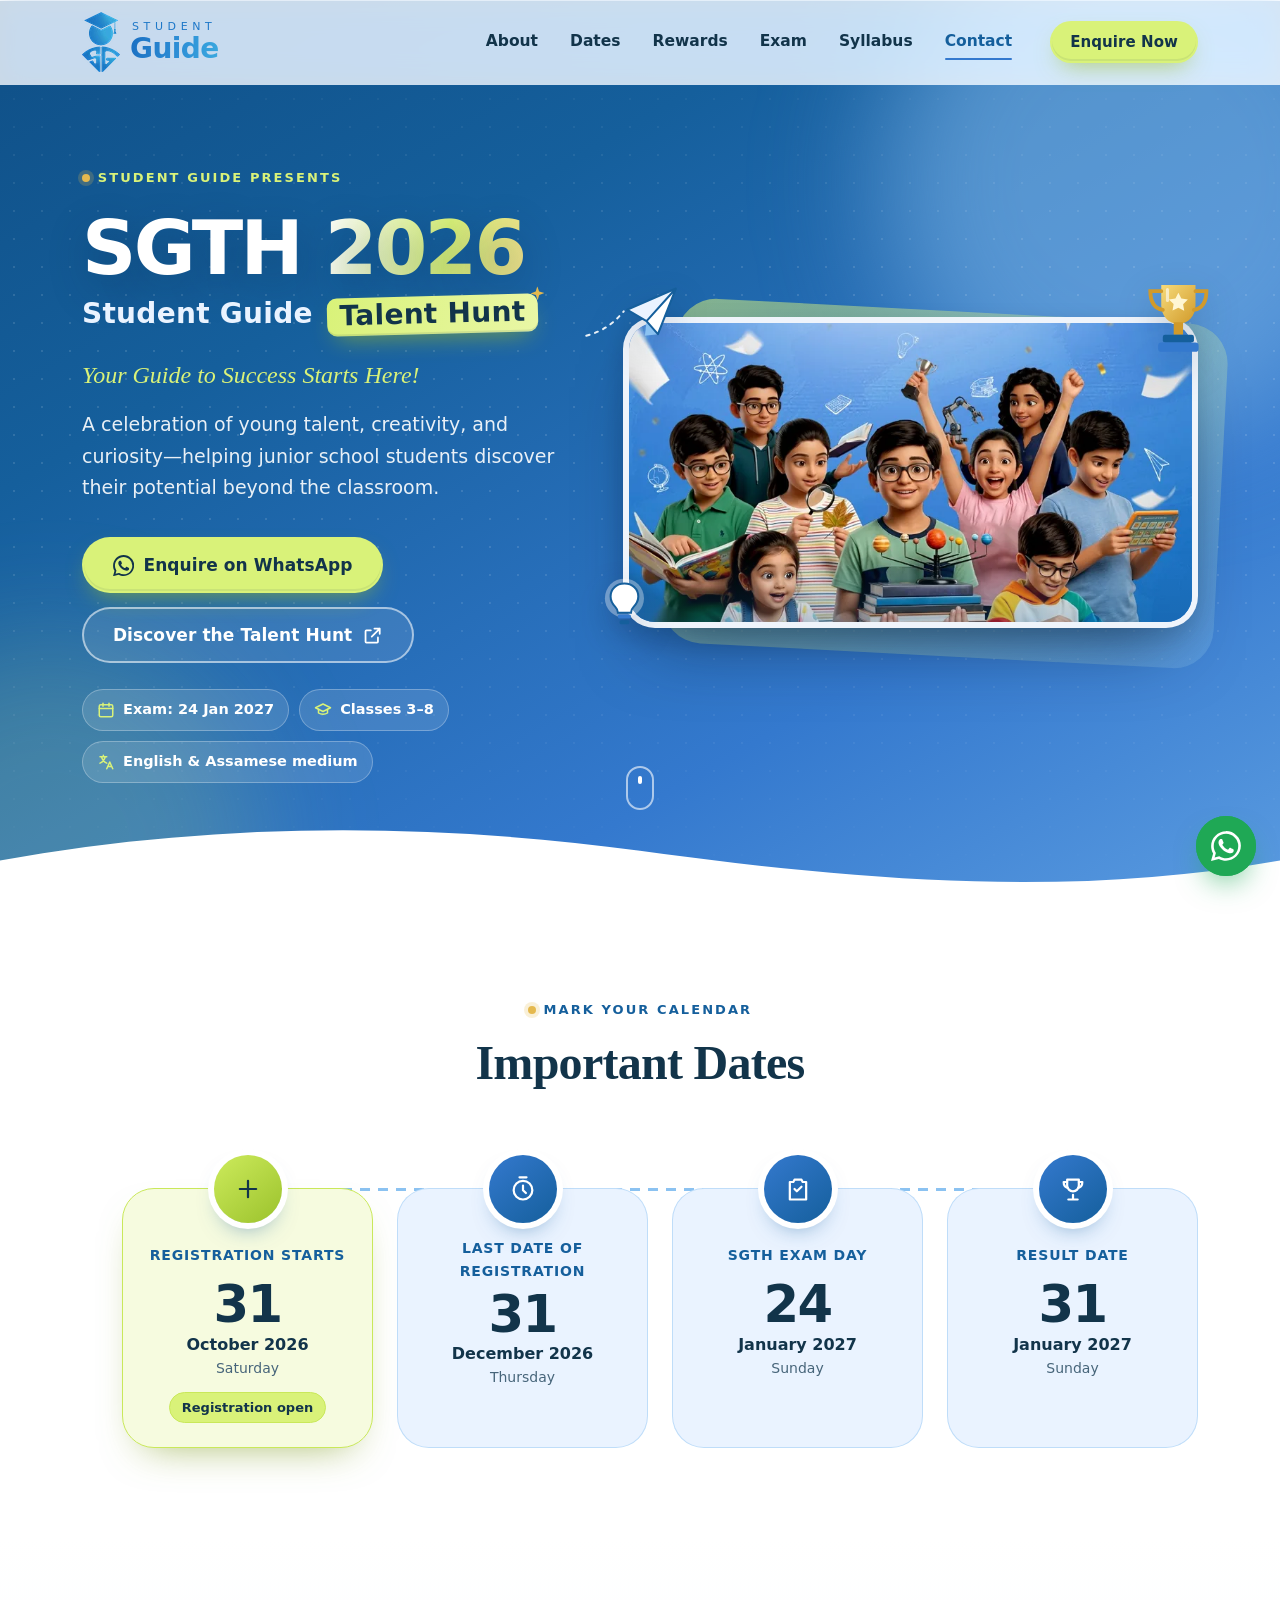
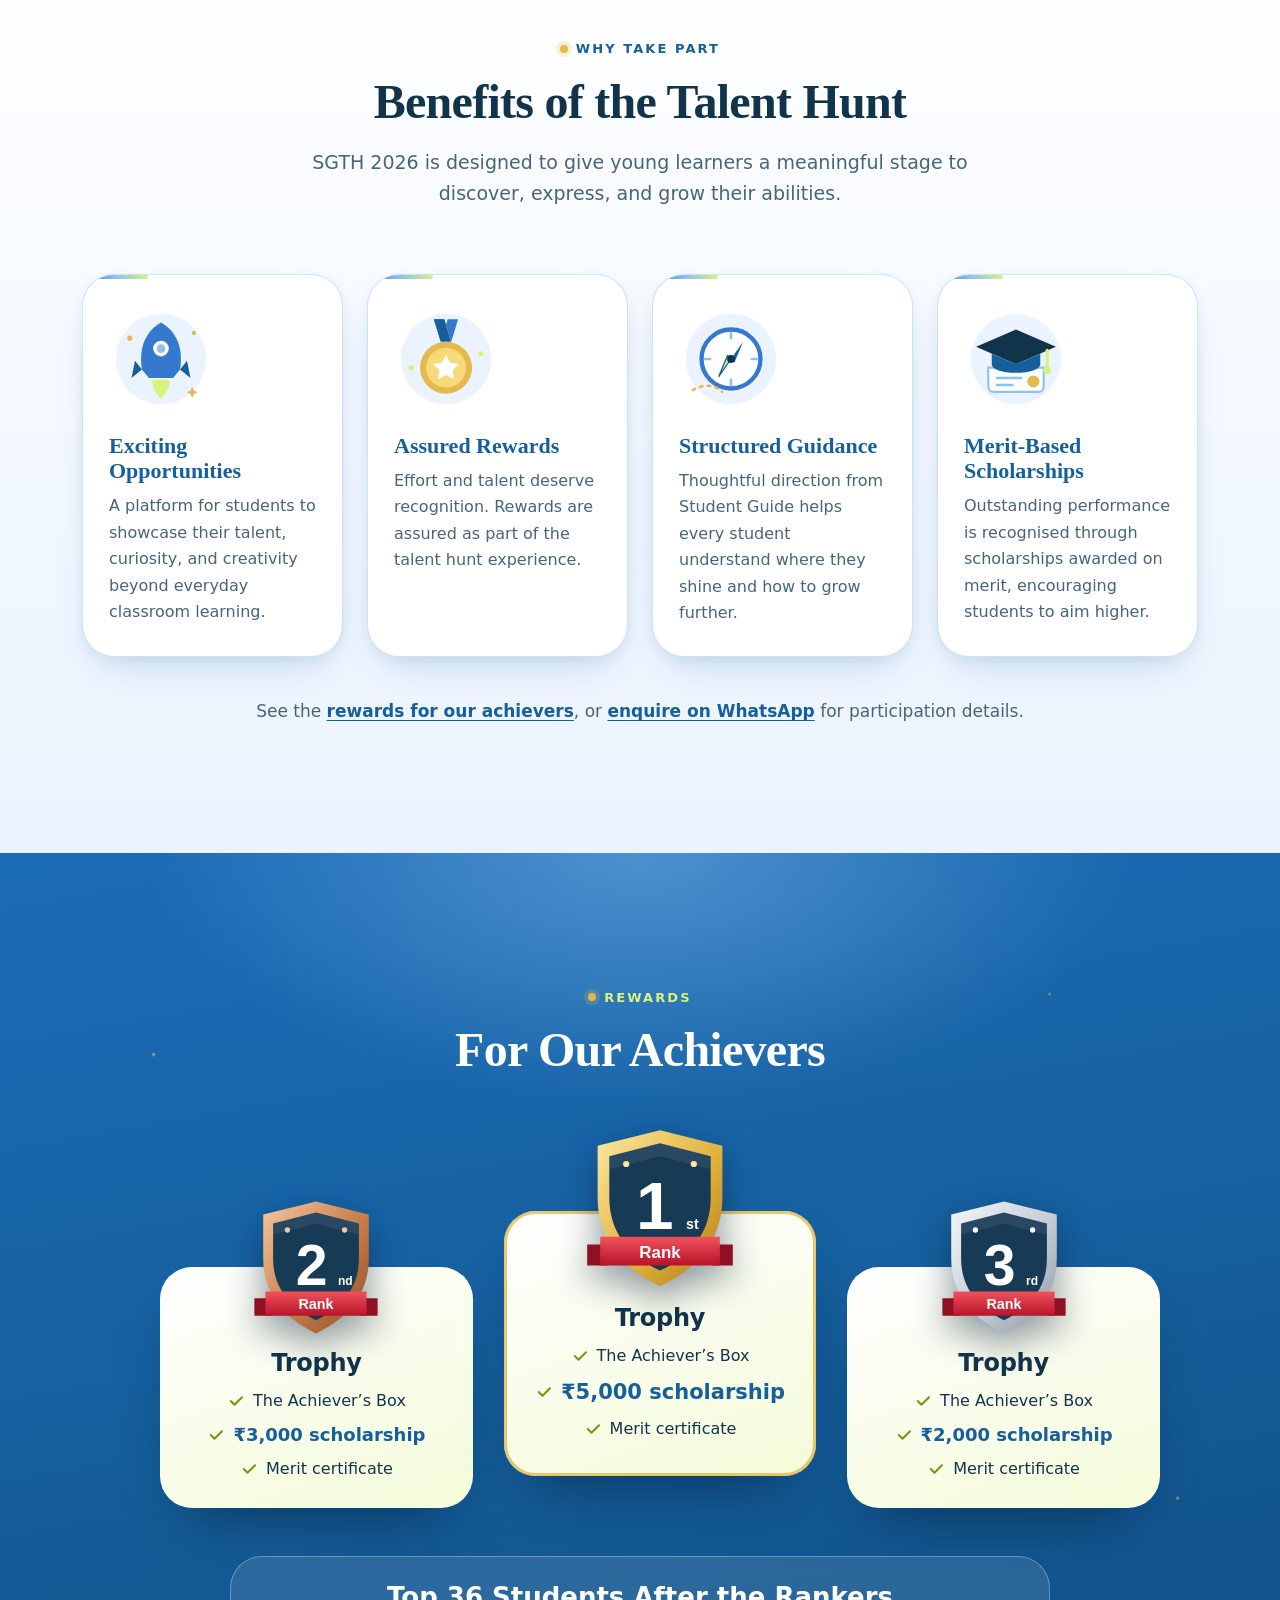
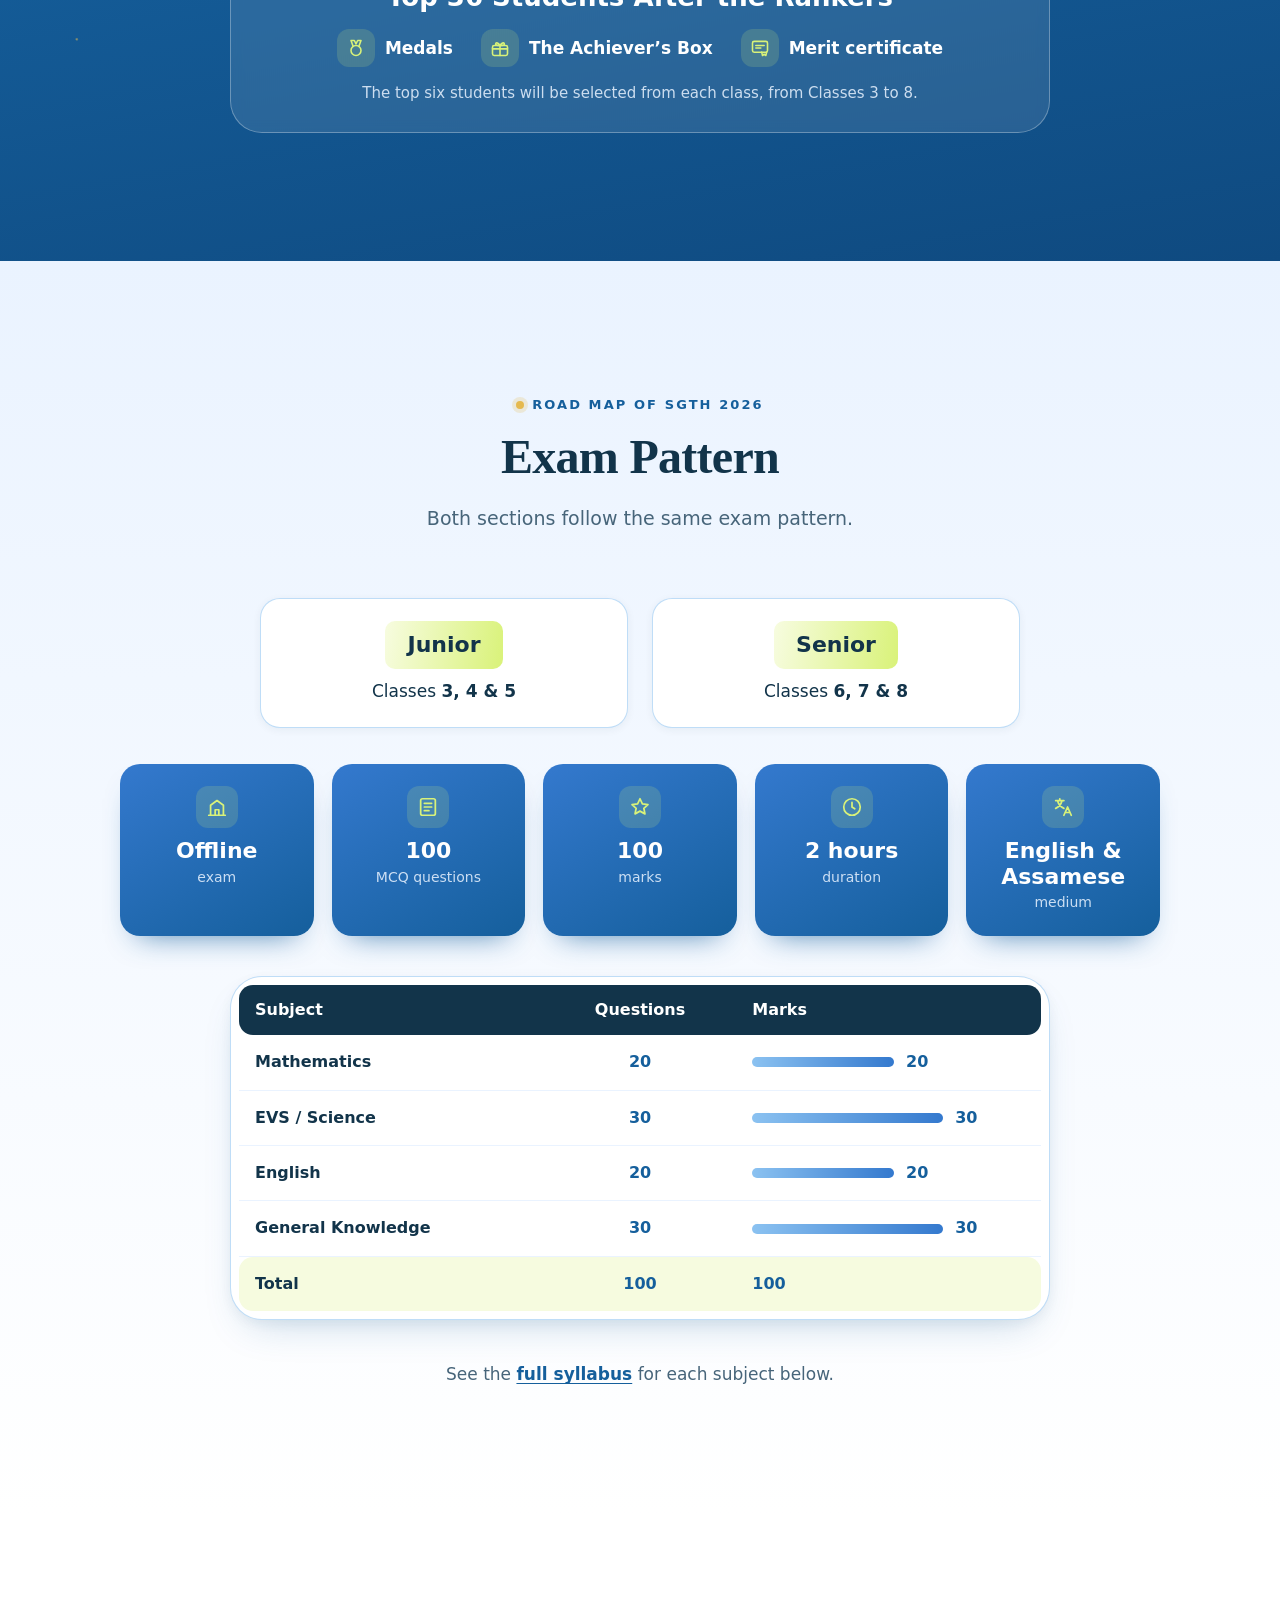
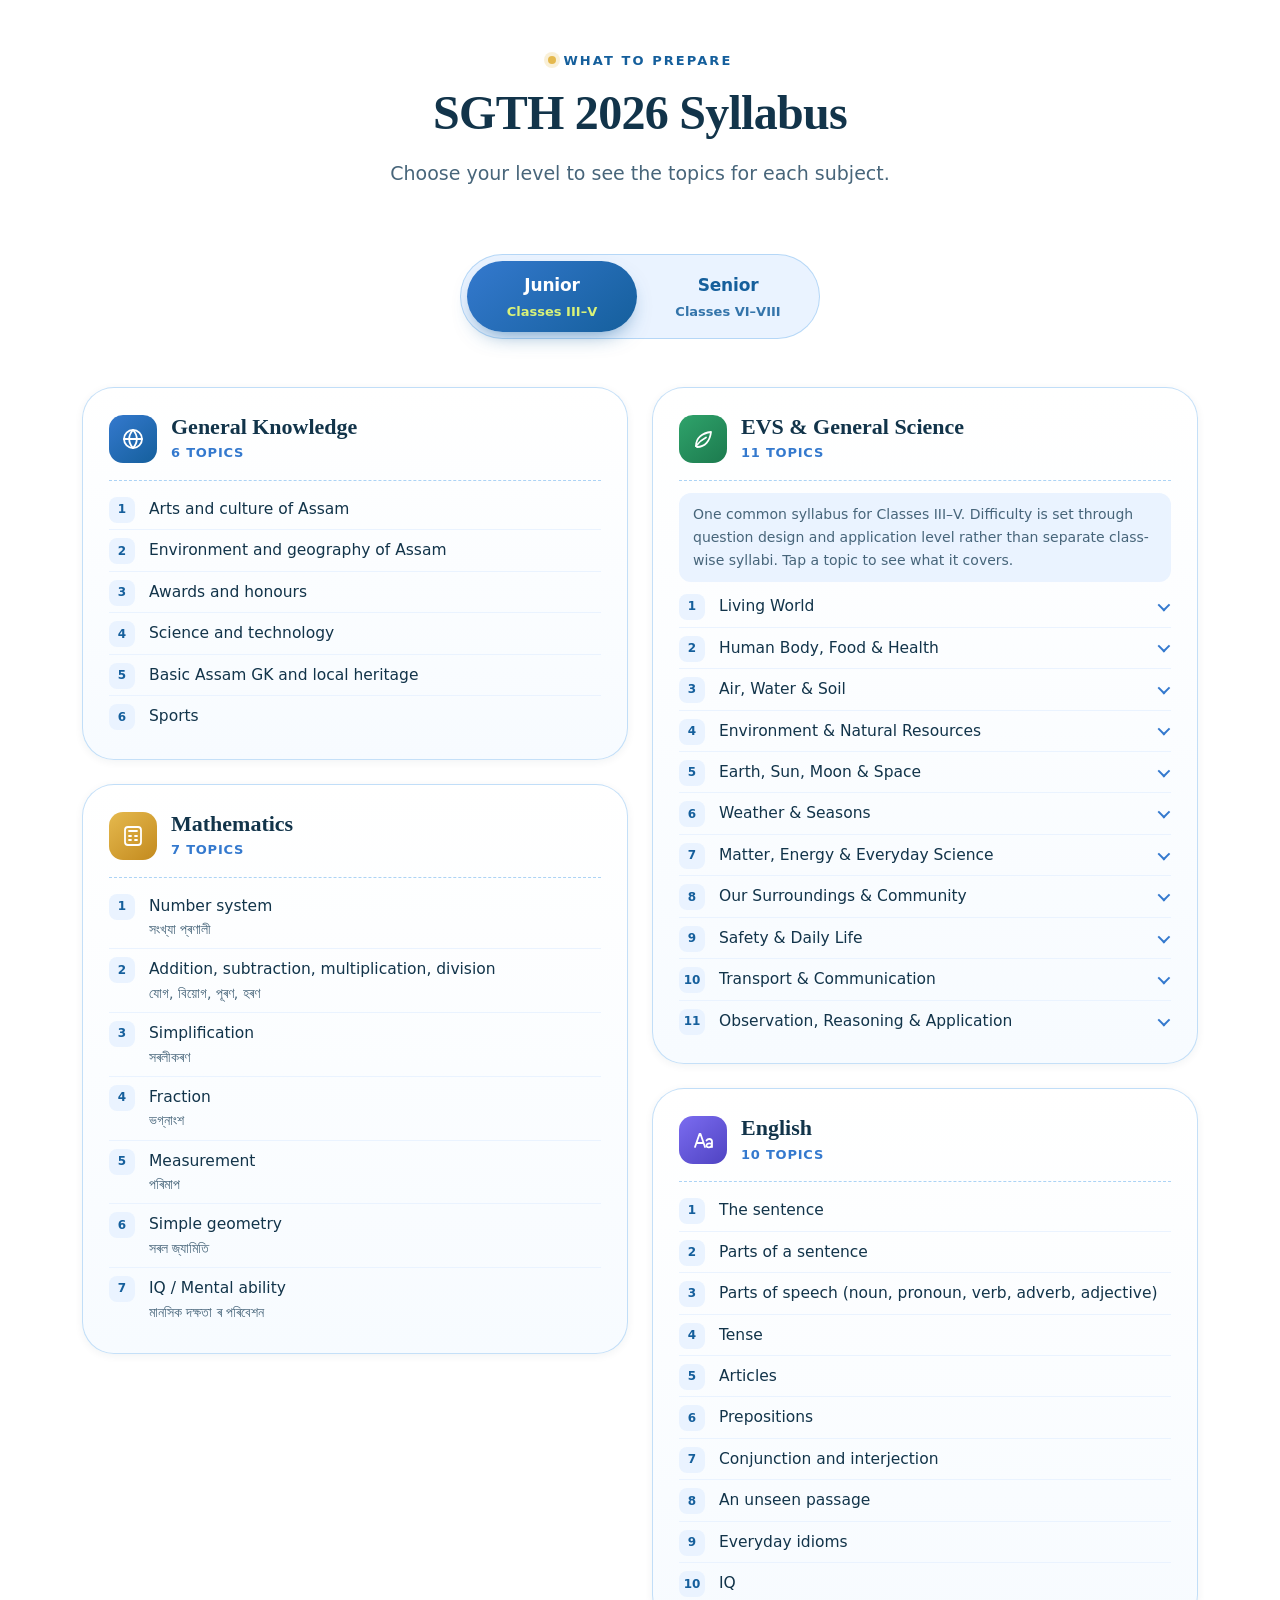
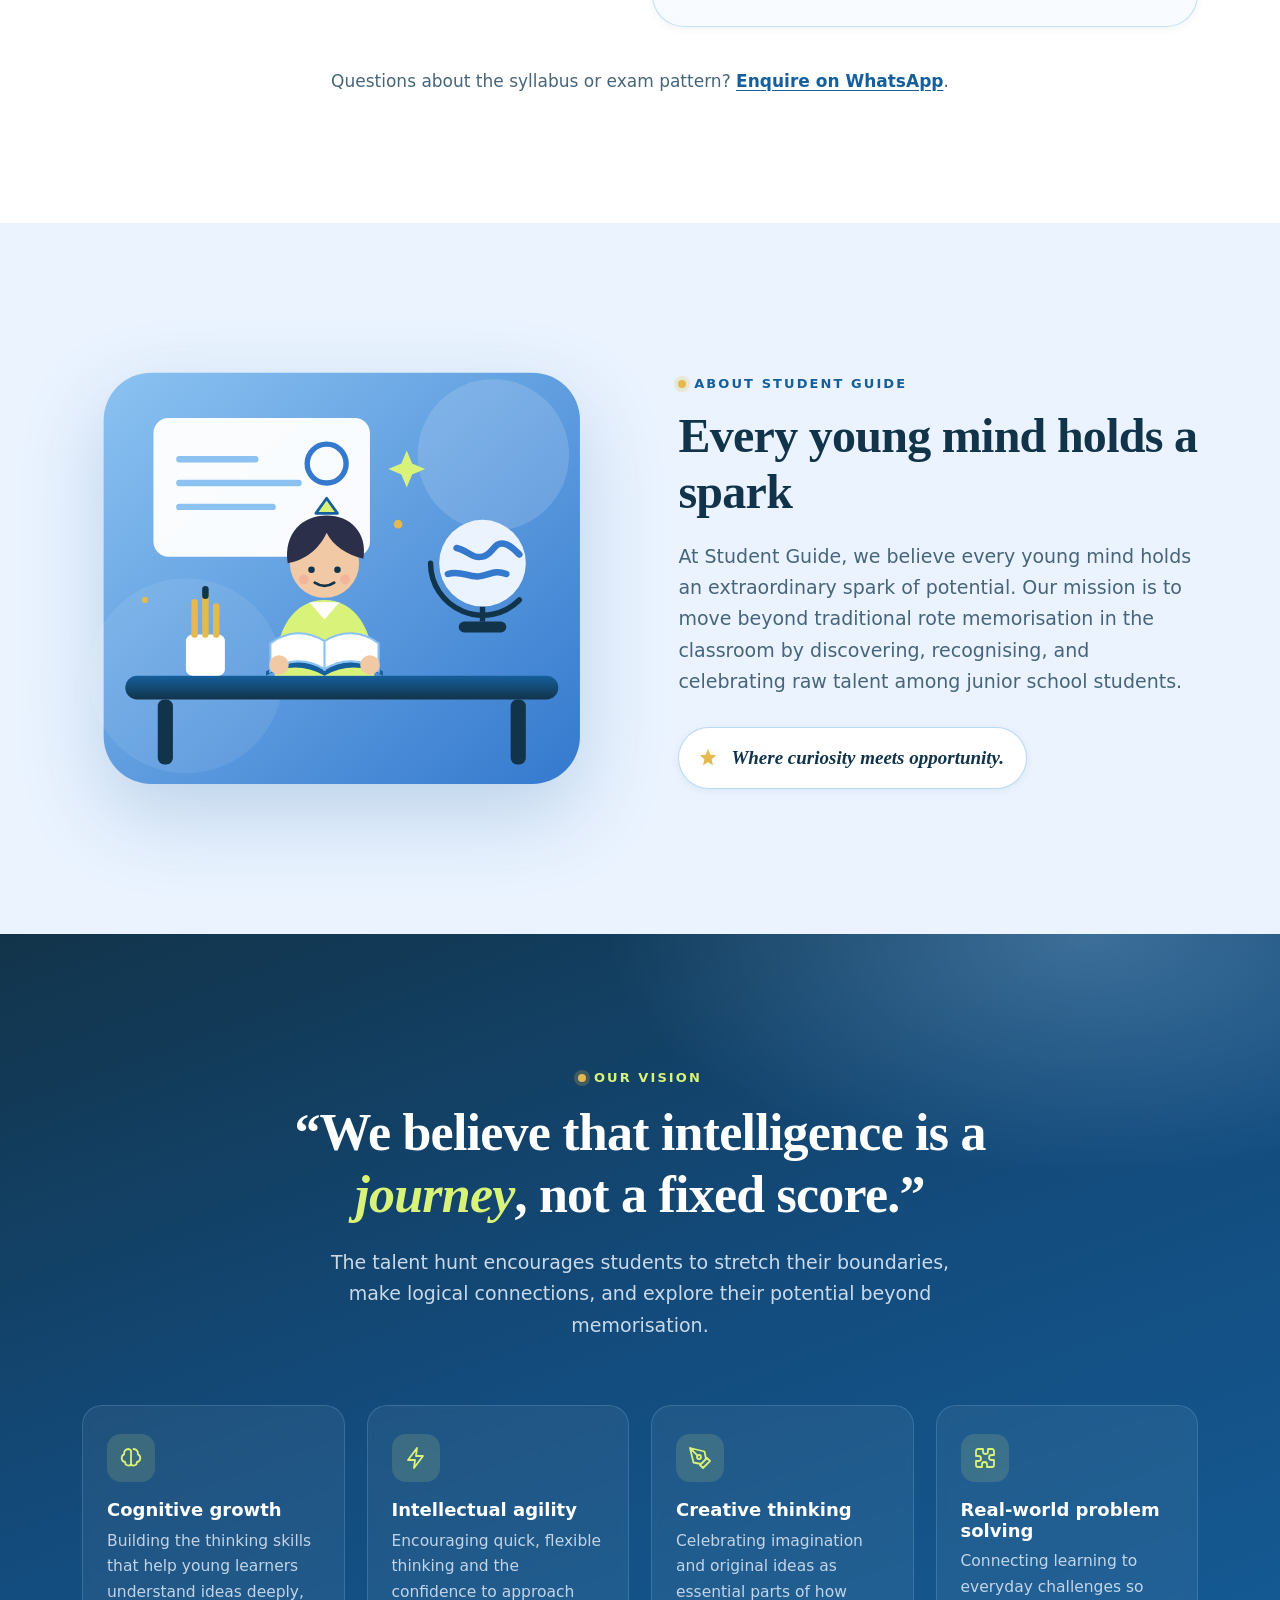
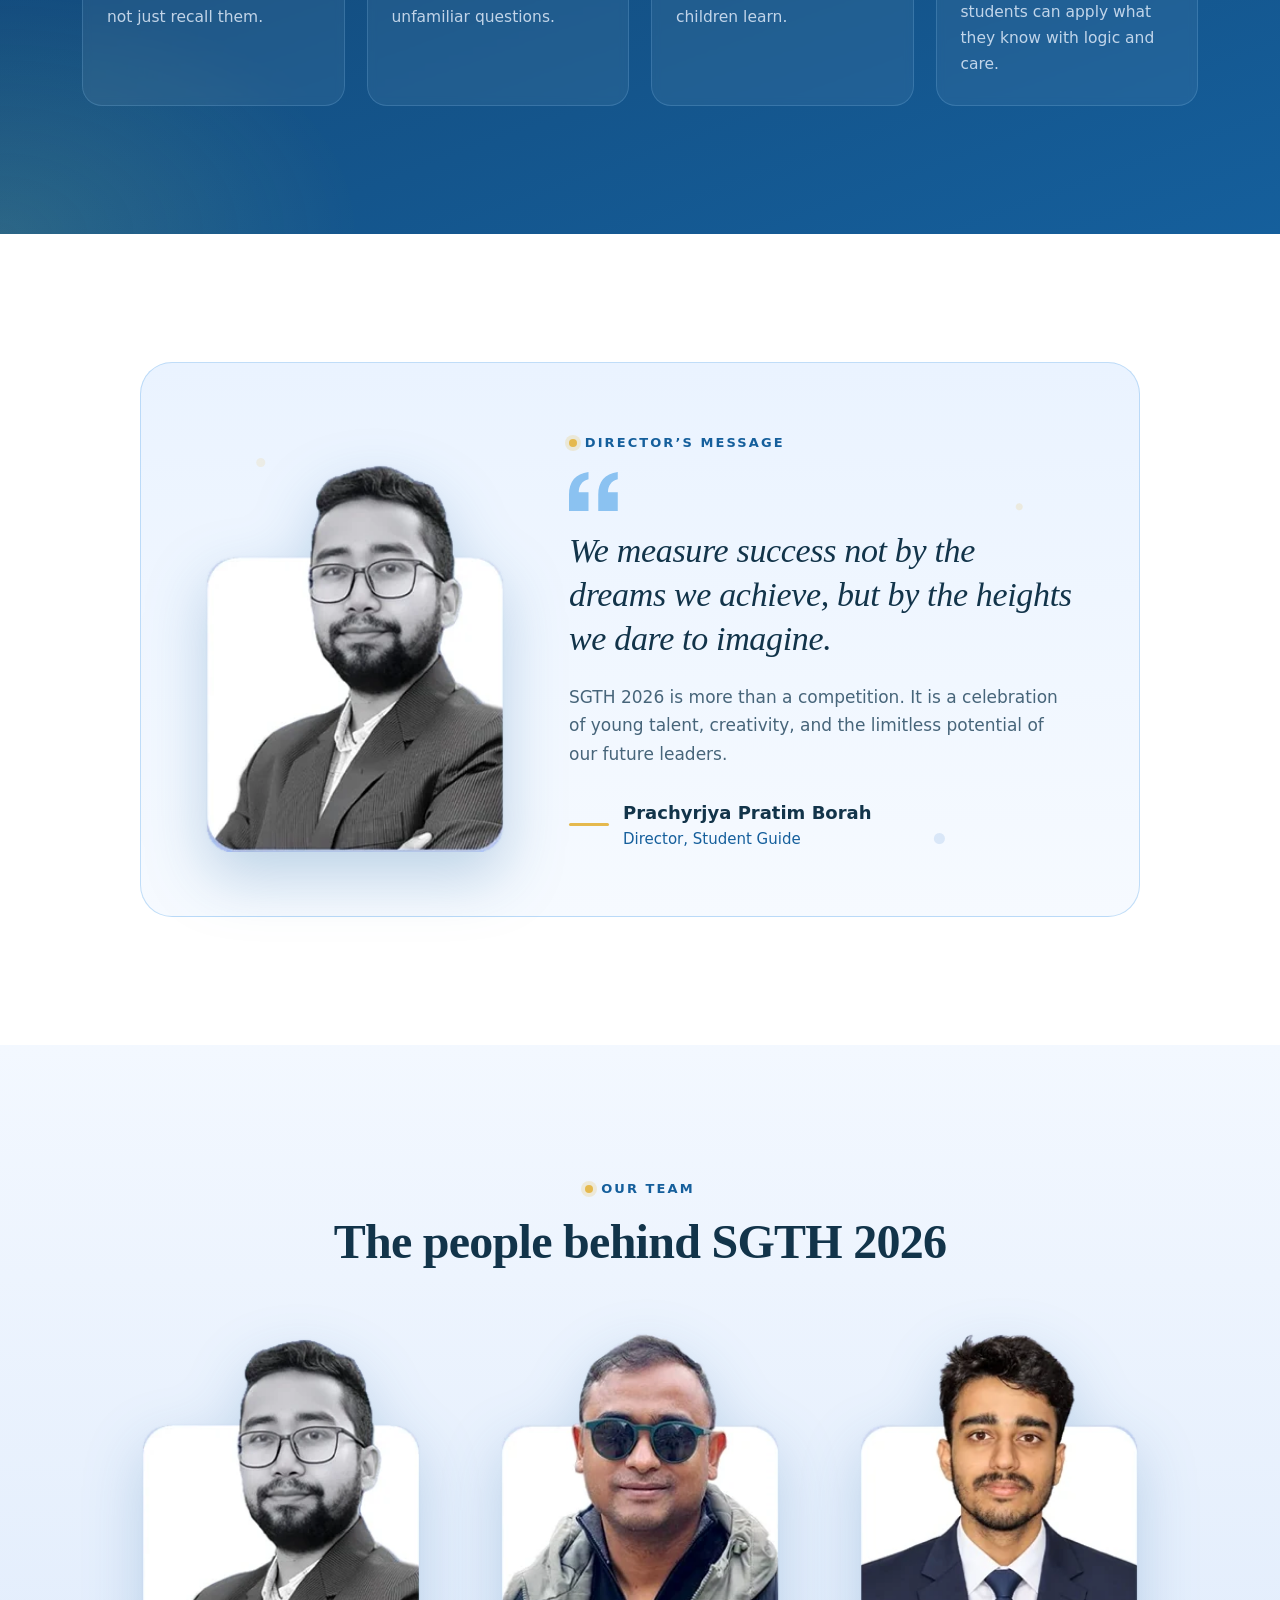
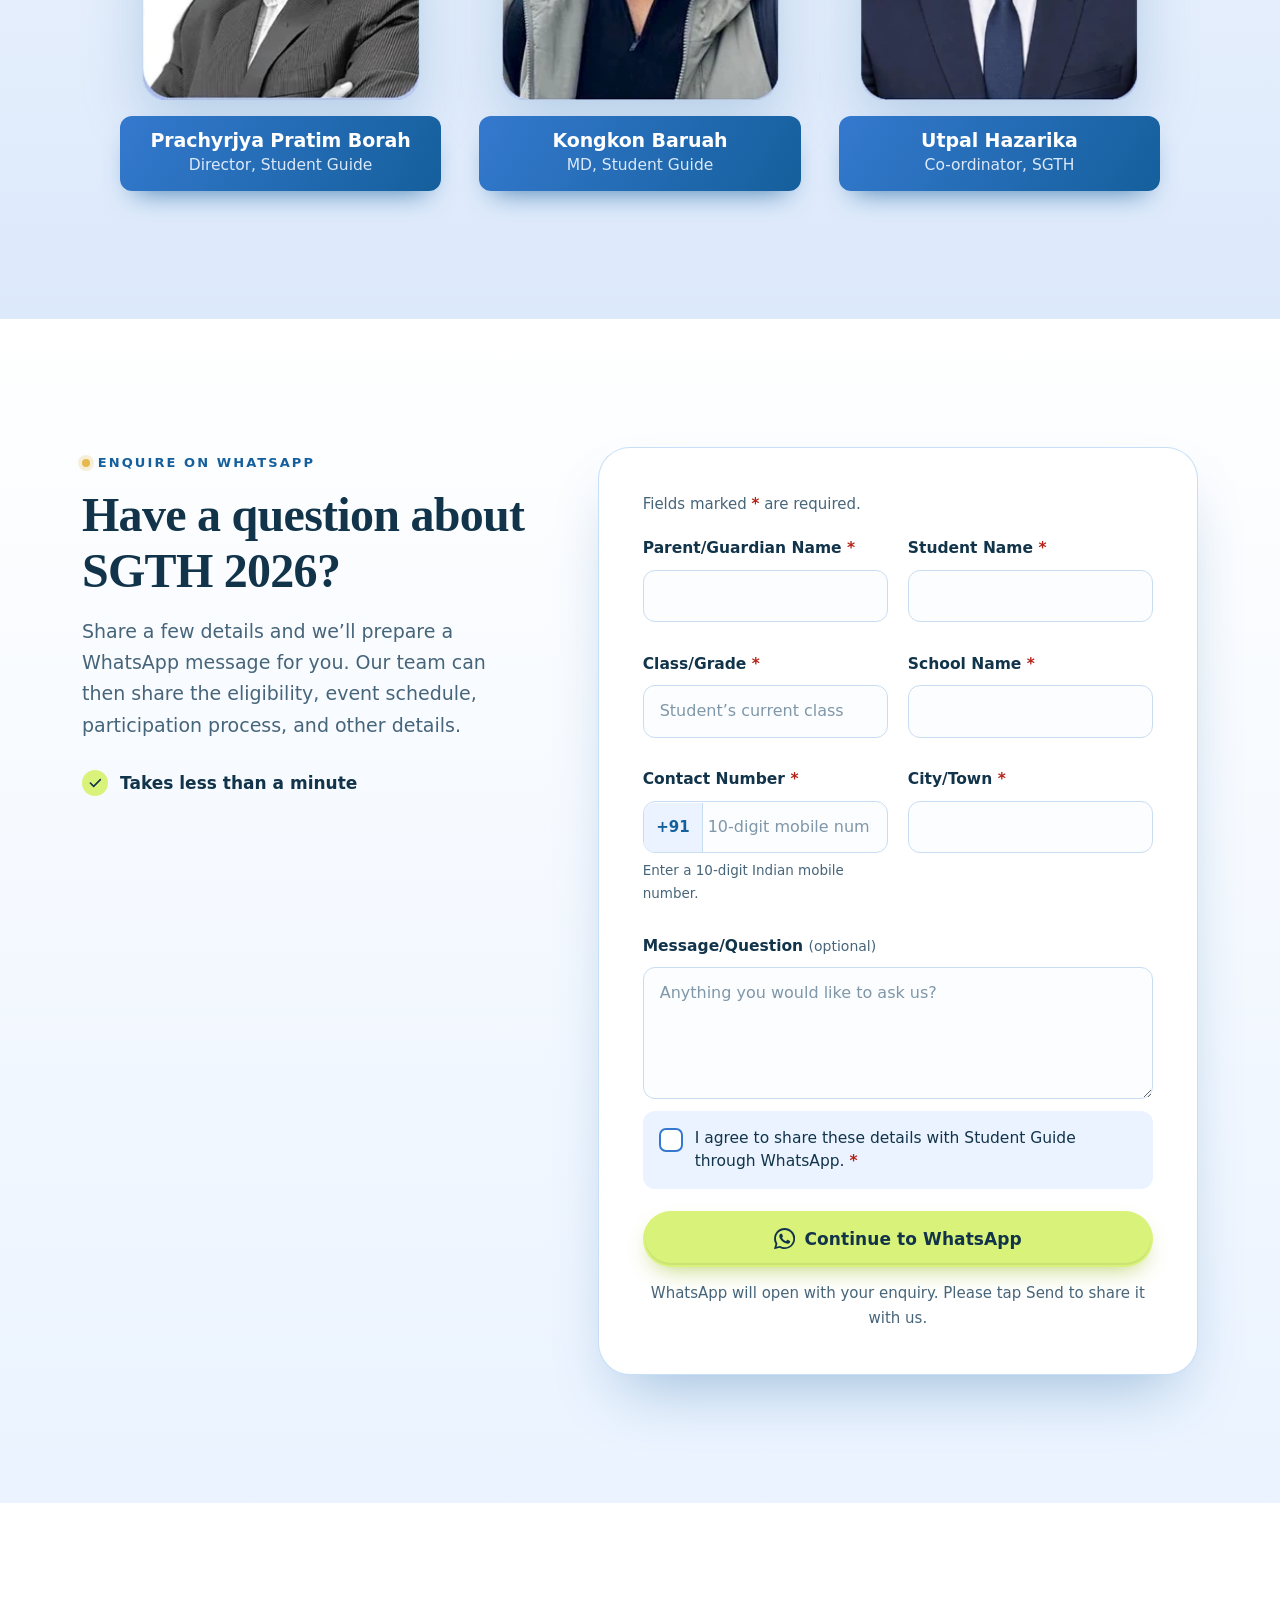
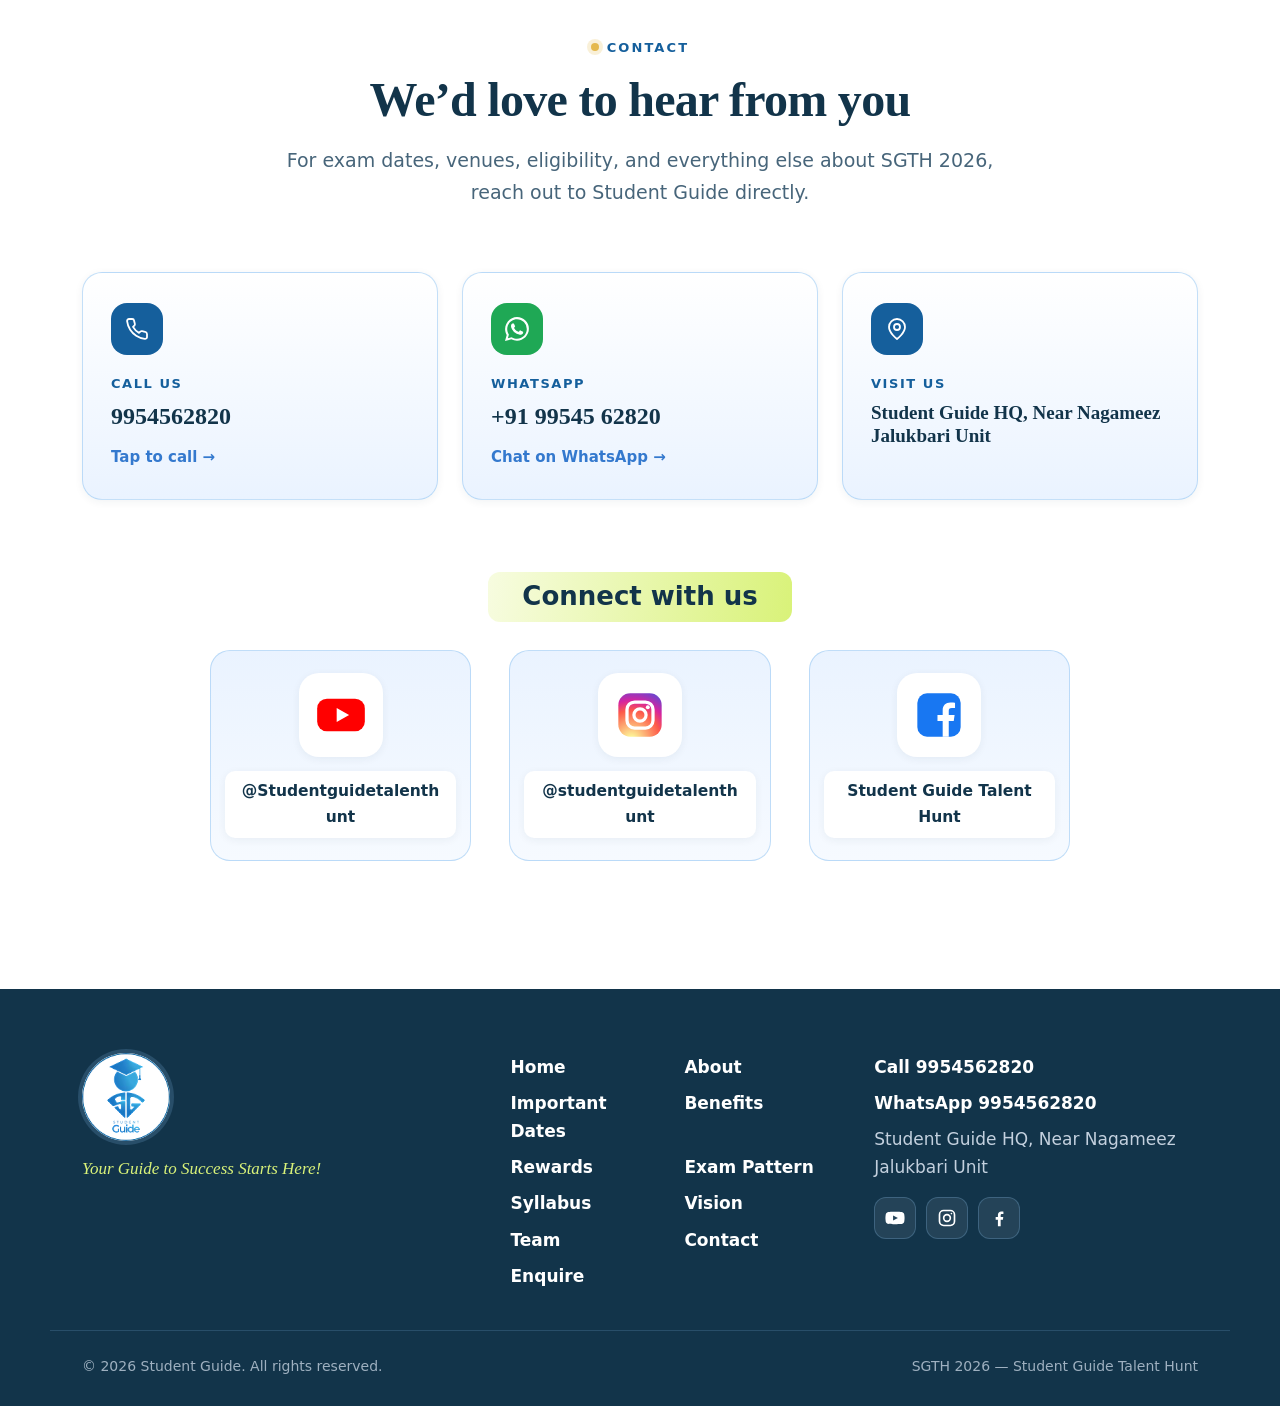
<file: index.html>
<!doctype html>
<html lang="en-IN">
<head>
  <meta charset="utf-8">
  <meta name="viewport" content="width=device-width, initial-scale=1">
  <title>SGTH 2026 — Student Guide Talent Hunt</title>
  <meta name="description" content="Student Guide Talent Hunt (SGTH 2026) — a celebration of young talent, creativity, and curiosity, helping junior school students discover their potential beyond the classroom. Enquire on WhatsApp.">
  <meta name="theme-color" content="#155F9C">
  <meta property="og:title" content="SGTH 2026 — Student Guide Talent Hunt">
  <meta property="og:description" content="Your Guide to Success Starts Here! A celebration of young talent, creativity, and curiosity.">
  <meta property="og:type" content="website">
  <meta property="og:url" content="https://studentguidetalenthunt.in/">
  <meta property="og:image" content="https://studentguidetalenthunt.in/assets/images/hero-students-1300.jpg">
  <meta name="twitter:card" content="summary_large_image">
  <link rel="canonical" href="https://studentguidetalenthunt.in/">
  <meta http-equiv="Content-Security-Policy" content="default-src 'self'; script-src 'self' 'sha256-/x7W7R75k8Roq0WaVRQX9blP4OufE5xbAdzklGxsgpw='; style-src 'self' 'unsafe-inline' https://fonts.googleapis.com; font-src https://fonts.gstatic.com; img-src 'self' data:; connect-src 'self'; object-src 'none'; base-uri 'self'; form-action 'self'; upgrade-insecure-requests">
  <meta name="referrer" content="strict-origin-when-cross-origin">
  <!-- Google Search Console: verified with google6791b66ee6c728be.html in the site root -->
  <link rel="icon" href="assets/images/favicon-48.png" type="image/png" sizes="48x48">
  <link rel="apple-touch-icon" href="assets/images/apple-touch-icon.png">

  <link rel="preconnect" href="https://fonts.googleapis.com">
  <link rel="preconnect" href="https://fonts.gstatic.com" crossorigin>
  <link href="https://fonts.googleapis.com/css2?family=Fraunces:opsz,wght@9..144,500;9..144,600;9..144,700&family=Montserrat:wght@500;700;800&family=Noto+Sans+Bengali:wght@500&family=Plus+Jakarta+Sans:wght@400;500;600;700;800&display=swap" rel="stylesheet">
  <link rel="stylesheet" href="css/styles.css?v=19">
  <script>document.documentElement.classList.add('js');</script>
</head>
<body>
  <a class="skip-link" href="#main">Skip to main content</a>

  <!-- ============ Header ============ -->
  <header class="site-header" id="top">
    <div class="container header-inner">
      <a class="brand" href="#home" aria-label="Student Guide — back to top">
        <picture>
          <source type="image/webp" srcset="assets/images/student-guide-mark-60.webp 1x, assets/images/student-guide-mark-120.webp 2x, assets/images/student-guide-mark-180.webp 3x">
          <img src="assets/images/student-guide-mark-120.png" srcset="assets/images/student-guide-mark-60.png 1x, assets/images/student-guide-mark-120.png 2x, assets/images/student-guide-mark-180.png 3x" alt="" width="38" height="60" class="brand-mark">
        </picture>
        <span class="brand-word"><span class="brand-word-top">Student</span><span class="brand-word-main">Guide</span></span>
      </a>

      <nav class="primary-nav" aria-label="Primary">
        <ul class="nav-list" id="nav-list">
          <li><a href="#about" class="nav-link">About</a></li>
          <li><a href="#dates" class="nav-link">Dates</a></li>
          <li><a href="#rewards" class="nav-link">Rewards</a></li>
          <li><a href="#exam" class="nav-link">Exam</a></li>
          <li><a href="#syllabus" class="nav-link">Syllabus</a></li>
          <li><a href="#contact" class="nav-link">Contact</a></li>
        </ul>
      </nav>

      <a href="https://wa.me/919954562820?text=Hello%20Student%20Guide%21%20I%E2%80%99m%20interested%20in%20SGTH%202026.%20Please%20share%20the%20eligibility%2C%20event%20schedule%2C%20participation%20process%2C%20and%20other%20details." target="_blank" rel="noopener" aria-label="Enquire Now on WhatsApp (opens WhatsApp)" class="btn btn-lime btn-sm header-cta">Enquire Now</a>

      <button class="nav-toggle" type="button" aria-expanded="false" aria-controls="mobile-menu">
        <span class="sr-only">Open menu</span>
        <span class="nav-toggle-bar" aria-hidden="true"></span>
        <span class="nav-toggle-bar" aria-hidden="true"></span>
        <span class="nav-toggle-bar" aria-hidden="true"></span>
      </button>
    </div>

    <div class="mobile-menu" id="mobile-menu" hidden>
      <nav aria-label="Mobile">
        <ul>
          <li><a href="#home">Home</a></li>
          <li><a href="#about">About</a></li>
          <li><a href="#dates">Important Dates</a></li>
          <li><a href="#benefits">Benefits</a></li>
          <li><a href="#rewards">Rewards</a></li>
          <li><a href="#exam">Exam Pattern</a></li>
          <li><a href="#syllabus">Syllabus</a></li>
          <li><a href="#vision">Vision</a></li>
          <li><a href="#team">Team</a></li>
          <li><a href="#contact">Contact</a></li>
        </ul>
        <a href="https://wa.me/919954562820?text=Hello%20Student%20Guide%21%20I%E2%80%99m%20interested%20in%20SGTH%202026.%20Please%20share%20the%20eligibility%2C%20event%20schedule%2C%20participation%20process%2C%20and%20other%20details." target="_blank" rel="noopener" aria-label="Enquire Now on WhatsApp (opens WhatsApp)" class="btn btn-lime btn-block">Enquire Now</a>
      </nav>
    </div>
  </header>

  <main id="main">
    <!-- ============ Hero ============ -->
    <section class="hero" id="home" aria-labelledby="hero-title">
      <div class="hero-bg" aria-hidden="true">
        <span class="hero-orb hero-orb-1"></span>
        <span class="hero-orb hero-orb-2"></span>
        <span class="hero-grid"></span>
      </div>

      <div class="container hero-inner">
        <div class="hero-copy">
          <p class="eyebrow hero-anim" style="--d:0ms"><span class="eyebrow-dot" aria-hidden="true"></span>Student Guide Presents</p>
          <h1 id="hero-title" class="hero-title">
            <span class="hero-title-main hero-anim" style="--d:90ms">SGTH <span class="hero-year">2026</span></span>
            <span class="hero-title-sub hero-anim" style="--d:180ms">Student Guide <mark class="hero-highlight">Talent Hunt</mark></span>
          </h1>
          <p class="hero-tagline hero-anim" style="--d:270ms">Your Guide to Success Starts Here!</p>
          <p class="hero-desc hero-anim" style="--d:360ms">A celebration of young talent, creativity, and curiosity—helping junior school students discover their potential beyond the classroom.</p>
          <div class="hero-actions hero-anim" style="--d:450ms">
            <a href="https://wa.me/919954562820?text=Hello%20Student%20Guide%21%20I%E2%80%99m%20interested%20in%20SGTH%202026.%20Please%20share%20the%20eligibility%2C%20event%20schedule%2C%20participation%20process%2C%20and%20other%20details." class="btn btn-lime btn-lg" target="_blank" rel="noopener">
              <svg class="btn-icon" viewBox="0 0 24 24" aria-hidden="true"><use href="#i-whatsapp"/></svg>
              Enquire on WhatsApp
            </a>
            <a href="https://drive.google.com/file/d/1U7mlJx0JKLFgd2KjVvJUFvR5SSf0Xk46/view?usp=sharing" class="btn btn-ghost btn-lg" target="_blank" rel="noopener noreferrer" aria-label="Discover the Talent Hunt (opens in Google Drive in a new tab)">
              Discover the Talent Hunt
              <svg class="btn-icon btn-icon-end btn-icon-out" viewBox="0 0 24 24" aria-hidden="true"><path d="M14 4h6v6M20 4l-9 9M18 14v5a1 1 0 0 1-1 1H5a1 1 0 0 1-1-1V7a1 1 0 0 1 1-1h5" fill="none" stroke="currentColor" stroke-width="2" stroke-linecap="round" stroke-linejoin="round"/></svg>
            </a>
          </div>
          <ul class="hero-facts hero-anim" style="--d:540ms" role="list">
            <li><svg viewBox="0 0 24 24" aria-hidden="true" fill="none" stroke="currentColor" stroke-width="2" stroke-linecap="round" stroke-linejoin="round"><rect x="3" y="5" width="18" height="16" rx="2"/><path d="M3 10h18M8 3v4M16 3v4"/></svg>Exam: 24 Jan 2027</li>
            <li><svg viewBox="0 0 24 24" aria-hidden="true" fill="none" stroke="currentColor" stroke-width="2" stroke-linecap="round" stroke-linejoin="round"><path d="M2 9 12 4l10 5-10 5z"/><path d="M6 11v5c3 2 9 2 12 0v-5"/></svg>Classes 3–8</li>
            <li><svg viewBox="0 0 24 24" aria-hidden="true" fill="none" stroke="currentColor" stroke-width="2" stroke-linecap="round" stroke-linejoin="round"><path d="M4 5h9M8.5 3v2M6 5c1 4 3.5 7 7 8.5M11 5c-1 4-3.5 7-7 8.5"/><path d="m13 21 4-9 4 9M14.5 18h5"/></svg>English &amp; Assamese medium</li>
          </ul>
        </div>

        <div class="hero-art hero-anim-art">
          <div class="hero-stage">
            <figure class="hero-photo">
              <picture>
                <source type="image/webp" srcset="assets/images/hero-students-800.webp 800w, assets/images/hero-students-1300.webp 1300w" sizes="(max-width: 960px) 92vw, 640px">
                <img src="assets/images/hero-students-1300.jpg" srcset="assets/images/hero-students-800.jpg 800w, assets/images/hero-students-1300.jpg 1300w" sizes="(max-width: 960px) 92vw, 640px" width="1300" height="703" alt="Smiling junior school students exploring books, a solar system model, a robotic arm and puzzles, one raising a trophy" fetchpriority="high" decoding="async">
              </picture>
            </figure>
            <div class="floater f-trophy" aria-hidden="true" data-depth="0.35">
              <svg viewBox="0 0 96 110" width="96" height="110" focusable="false">
                <defs>
                  <linearGradient id="f-gold" x1="0" y1="0" x2="1" y2="1">
                    <stop offset="0" stop-color="#F6DA7A"/><stop offset="1" stop-color="#D19A2A"/>
                  </linearGradient>
                </defs>
                <path d="M26 14h44v26c0 14-10 24-22 24S26 54 26 40z" fill="url(#f-gold)"/>
                <path d="M26 22H12c0 14 6 22 16 24M70 22h14c0 14-6 22-16 24" fill="none" stroke="#D19A2A" stroke-width="5" stroke-linecap="round"/>
                <rect x="42" y="62" width="12" height="16" fill="#D19A2A"/>
                <rect x="28" y="78" width="40" height="10" rx="3" fill="#155F9C"/>
                <rect x="22" y="88" width="52" height="12" rx="4" fill="#3479CE"/>
                <path d="M48 24l3.8 7.6 8.4 1.2-6.1 5.9 1.4 8.4L48 43.2 40.5 47l1.4-8.4-6.1-5.9 8.4-1.2z" fill="#FFF6D3"/>
                <path d="M34 20v14" stroke="#FFFFFF" stroke-width="4" stroke-linecap="round" opacity=".6"/>
              </svg>
            </div>

            <div class="floater f-plane" aria-hidden="true" data-depth="0.6">
              <svg viewBox="0 0 120 80" width="120" height="80" focusable="false">
                <path d="M4 66c22-6 34-16 46-30" fill="none" stroke="#FFFFFF" stroke-width="2.5" stroke-dasharray="4 7" stroke-linecap="round" opacity=".9"/>
                <path d="M54 34 114 8 92 64 78 48z" fill="#FFFFFF"/>
                <path d="M54 34l24 14 36-40z" fill="#EAF3FF"/>
                <path d="M78 48l-2 18 16-2" fill="#8BC2F1"/>
                <path d="M54 34 114 8 92 64 78 48zM78 48l36-40" fill="none" stroke="#155F9C" stroke-width="2.5" stroke-linejoin="round"/>
              </svg>
            </div>

            <div class="floater f-bulb" aria-hidden="true" data-depth="0.5">
              <svg viewBox="0 0 60 70" width="60" height="70" focusable="false">
                <circle cx="30" cy="26" r="24" fill="#FFFFFF" opacity=".35"/>
                <path d="M30 8c-10 0-17 7-17 16 0 6 3 10 6 13 2 2 3 4 3 7h16c0-3 1-5 3-7 3-3 6-7 6-13 0-9-7-16-17-16z" fill="#FFFFFF" stroke="#155F9C" stroke-width="2.5"/>
                <rect x="22" y="46" width="16" height="5" rx="2" fill="#3479CE"/>
                <rect x="24" y="53" width="12" height="5" rx="2" fill="#155F9C"/>
              </svg>
            </div>

          </div>
        </div>
      </div>

      <a href="#benefits" class="scroll-cue" aria-label="Scroll to benefits">
        <span class="scroll-cue-dot" aria-hidden="true"></span>
      </a>
    </section>

    <!-- ============ Important dates ============ -->
    <section class="section dates" id="dates" aria-labelledby="dates-title">
      <div class="container">
        <header class="section-head reveal">
          <p class="eyebrow eyebrow-dark"><span class="eyebrow-dot" aria-hidden="true"></span>Mark your calendar</p>
          <h2 id="dates-title" class="section-title">Important Dates</h2>
        </header>
        <ol class="date-timeline" role="list">
          <li class="date-item reveal" style="--i:0" data-date="2026-10-31" data-open-until="2026-12-31">
            <span class="date-icon" aria-hidden="true"><svg viewBox="0 0 24 24" fill="none" stroke="currentColor" stroke-width="1.9" stroke-linecap="round" stroke-linejoin="round"><path d="M12 5v14M5 12h14"/></svg></span>
            <p class="date-label">Registration starts</p>
            <p class="date-value"><time datetime="2026-10-31"><span class="date-day">31</span><span class="date-my">October 2026</span></time></p>
            <p class="date-weekday">Saturday</p>
            <span class="date-status" aria-live="polite"></span>
          </li>
          <li class="date-item reveal" style="--i:1" data-date="2026-12-31">
            <span class="date-icon" aria-hidden="true"><svg viewBox="0 0 24 24" fill="none" stroke="currentColor" stroke-width="1.9" stroke-linecap="round" stroke-linejoin="round"><circle cx="12" cy="13" r="8"/><path d="M12 9v4l2.5 2.5M9 2h6"/></svg></span>
            <p class="date-label">Last date of registration</p>
            <p class="date-value"><time datetime="2026-12-31"><span class="date-day">31</span><span class="date-my">December 2026</span></time></p>
            <p class="date-weekday">Thursday</p>
            <span class="date-status" aria-live="polite"></span>
          </li>
          <li class="date-item reveal" style="--i:2" data-date="2027-01-24">
            <span class="date-icon" aria-hidden="true"><svg viewBox="0 0 24 24" fill="none" stroke="currentColor" stroke-width="1.9" stroke-linecap="round" stroke-linejoin="round"><path d="M9 4h6l1 2h3v15H5V6h3z"/><path d="M9 12l2 2 4-4"/></svg></span>
            <p class="date-label">SGTH exam day</p>
            <p class="date-value"><time datetime="2027-01-24"><span class="date-day">24</span><span class="date-my">January 2027</span></time></p>
            <p class="date-weekday">Sunday</p>
            <span class="date-status" aria-live="polite"></span>
          </li>
          <li class="date-item reveal" style="--i:3" data-date="2027-01-31">
            <span class="date-icon" aria-hidden="true"><svg viewBox="0 0 24 24" fill="none" stroke="currentColor" stroke-width="1.9" stroke-linecap="round" stroke-linejoin="round"><path d="M8 21h8M12 17v4M7 4h10v5a5 5 0 0 1-10 0z"/><path d="M7 6H4c0 3 1.5 4.5 3.5 5M17 6h3c0 3-1.5 4.5-3.5 5"/></svg></span>
            <p class="date-label">Result date</p>
            <p class="date-value"><time datetime="2027-01-31"><span class="date-day">31</span><span class="date-my">January 2027</span></time></p>
            <p class="date-weekday">Sunday</p>
            <span class="date-status" aria-live="polite"></span>
          </li>
        </ol>
      </div>
    </section>

    <!-- ============ Benefits ============ -->
    <section class="section benefits" id="benefits" aria-labelledby="benefits-title">
      <div class="container">
        <header class="section-head reveal">
          <p class="eyebrow eyebrow-dark"><span class="eyebrow-dot" aria-hidden="true"></span>Why take part</p>
          <h2 id="benefits-title" class="section-title">Benefits of the Talent Hunt</h2>
          <p class="section-lede">SGTH 2026 is designed to give young learners a meaningful stage to discover, express, and grow their abilities.</p>
        </header>

        <ul class="benefit-grid" role="list">
          <li class="benefit-card reveal" style="--i:0">
            <div class="benefit-art" aria-hidden="true">
              <svg viewBox="0 0 120 120" width="120" height="120" focusable="false">
                <circle cx="60" cy="60" r="52" fill="#EAF3FF"/>
                <path d="M60 18c18 10 26 30 22 54l-8 10H46l-8-10c-4-24 4-44 22-54z" fill="#3479CE"/>
                <circle cx="60" cy="48" r="9" fill="#FFFFFF"/>
                <circle cx="60" cy="48" r="5" fill="#8BC2F1"/>
                <path d="M38 72l-12 10 4-20M82 72l12 10-4-20" fill="#155F9C"/>
                <path d="M50 84c0 10 4 16 10 22 6-6 10-12 10-22z" fill="#D9F279"/>
                <g fill="#E5B94E"><circle cx="24" cy="36" r="3"/><circle cx="98" cy="30" r="2.5"/><path d="M96 92l2 4.5 4.5 2-4.5 2-2 4.5-2-4.5-4.5-2 4.5-2z"/></g>
              </svg>
            </div>
            <h3 class="benefit-title">Exciting Opportunities</h3>
            <p class="benefit-text">A platform for students to showcase their talent, curiosity, and creativity beyond everyday classroom learning.</p>
          </li>

          <li class="benefit-card reveal" style="--i:1">
            <div class="benefit-art" aria-hidden="true">
              <svg viewBox="0 0 120 120" width="120" height="120" focusable="false">
                <circle cx="60" cy="60" r="52" fill="#EAF3FF"/>
                <path d="M46 14h12l8 26H54zM74 14H62l-8 26h12z" fill="#3479CE"/>
                <path d="M46 14h12l8 26H54z" fill="#155F9C"/>
                <circle cx="60" cy="70" r="30" fill="#E5B94E"/>
                <circle cx="60" cy="70" r="23" fill="#F6DA7A"/>
                <path d="M60 55l4.6 9.4 10.4 1.5-7.5 7.3 1.8 10.3L60 78.6l-9.3 4.9 1.8-10.3-7.5-7.3 10.4-1.5z" fill="#FFFFFF"/>
                <g fill="#D9F279"><circle cx="20" cy="70" r="3"/><circle cx="100" cy="54" r="3"/></g>
              </svg>
            </div>
            <h3 class="benefit-title">Assured Rewards</h3>
            <p class="benefit-text">Effort and talent deserve recognition. Rewards are assured as part of the talent hunt experience.</p>
          </li>

          <li class="benefit-card reveal" style="--i:2">
            <div class="benefit-art" aria-hidden="true">
              <svg viewBox="0 0 120 120" width="120" height="120" focusable="false">
                <circle cx="60" cy="60" r="52" fill="#EAF3FF"/>
                <circle cx="60" cy="60" r="34" fill="#FFFFFF" stroke="#3479CE" stroke-width="5"/>
                <g stroke="#8BC2F1" stroke-width="3" stroke-linecap="round"><path d="M60 30v6M60 84v6M30 60h6M84 60h6"/></g>
                <path d="M60 60 74 40 64 64z" fill="#155F9C"/>
                <path d="M60 60 46 80 56 56z" fill="#D9F279" stroke="#155F9C" stroke-width="1.5" stroke-linejoin="round"/>
                <circle cx="60" cy="60" r="4.5" fill="#12344A"/>
                <path d="M16 96c14-8 26-6 34 2" fill="none" stroke="#E5B94E" stroke-width="3" stroke-dasharray="3 6" stroke-linecap="round"/>
              </svg>
            </div>
            <h3 class="benefit-title">Structured Guidance</h3>
            <p class="benefit-text">Thoughtful direction from Student Guide helps every student understand where they shine and how to grow further.</p>
          </li>

          <li class="benefit-card reveal" style="--i:3">
            <div class="benefit-art" aria-hidden="true">
              <svg viewBox="0 0 120 120" width="120" height="120" focusable="false">
                <circle cx="60" cy="60" r="52" fill="#EAF3FF"/>
                <path d="M28 70h64v22a6 6 0 0 1-6 6H34a6 6 0 0 1-6-6z" fill="#FFFFFF" stroke="#8BC2F1" stroke-width="2.5"/>
                <path d="M38 82h28M38 90h18" stroke="#8BC2F1" stroke-width="3" stroke-linecap="round"/>
                <circle cx="80" cy="86" r="7" fill="#E5B94E"/>
                <path d="M14 46 60 26l46 20-46 20z" fill="#12344A"/>
                <path d="M32 54v12c0 6 12 10 28 10s28-4 28-10V54L60 66z" fill="#155F9C"/>
                <path d="M96 50v20" stroke="#D9F279" stroke-width="3.5" stroke-linecap="round"/>
                <circle cx="96" cy="73" r="4.5" fill="#D9F279"/>
              </svg>
            </div>
            <h3 class="benefit-title">Merit-Based Scholarships</h3>
            <p class="benefit-text">Outstanding performance is recognised through scholarships awarded on merit, encouraging students to aim higher.</p>
          </li>
        </ul>

        <p class="benefits-note reveal">See the <a href="#rewards">rewards for our achievers</a>, or <a href="#enquire">enquire on WhatsApp</a> for participation details.</p>
      </div>
    </section>

    <!-- ============ Rewards ============ -->
    <section class="section rewards" id="rewards" aria-labelledby="rewards-title">
      <div class="rewards-bg" aria-hidden="true"></div>
      <div class="container">
        <header class="section-head section-head-light reveal">
          <p class="eyebrow"><span class="eyebrow-dot" aria-hidden="true"></span>Rewards</p>
          <h2 id="rewards-title" class="section-title rewards-title">For Our Achievers</h2>
        </header>
        <ol class="podium" role="list">
          <li class="rank-card rank-second reveal" style="--i:1">
            <div class="rank-badge">
              <svg class="rank-shield" viewBox="0 0 120 132" aria-hidden="true" focusable="false">
                <defs>
                  <linearGradient id="m-bronze" x1="0" y1="0" x2="1" y2="1"><stop offset="0" stop-color="#F6C6A0"/><stop offset=".55" stop-color="#C77B48"/><stop offset="1" stop-color="#8E4E25"/></linearGradient>
                  <linearGradient id="m-bronze-r" x1="0" y1="0" x2="0" y2="1"><stop offset="0" stop-color="#F0525B"/><stop offset="1" stop-color="#B8142A"/></linearGradient>
                </defs>
                <path d="M60 4 108 16v40c0 34-22 56-48 68C34 112 12 90 12 56V16z" fill="url(#m-bronze)"/>
                <path d="M60 14 99 24v32c0 28-17 46-39 56-22-10-39-28-39-56V24z" fill="#173A55"/>
                <path d="M60 14 99 24v10L60 24 21 34V24z" fill="#fff" opacity=".08"/>
                <circle cx="34" cy="30" r="2.4" fill="#F6C6A0"/><circle cx="86" cy="30" r="2.4" fill="#F6C6A0"/>
                <text x="56" y="80" text-anchor="middle" font-family="Montserrat, Arial, sans-serif" font-weight="800" font-size="52" fill="#fff">2</text>
                <text x="80" y="80" font-family="Montserrat, Arial, sans-serif" font-weight="700" font-size="11" fill="#fff">nd</text>
                <path d="M4 92h16l-6 8 6 8H4zM116 92h-16l6 8-6 8h16z" fill="#8E1022"/>
                <path d="M14 86h92v22H14z" fill="url(#m-bronze-r)"/>
                <text x="60" y="102" text-anchor="middle" font-family="Montserrat, Arial, sans-serif" font-weight="700" font-size="13" fill="#fff">Rank</text>
              </svg>
            </div>
            <h3 class="rank-title"><span class="sr-only">2nd rank: </span>Trophy</h3>
            <ul class="rank-perks" role="list">
              <li><svg viewBox="0 0 24 24" aria-hidden="true"><path d="m5 12 5 5L20 7" fill="none" stroke="currentColor" stroke-width="2.6" stroke-linecap="round" stroke-linejoin="round"/></svg>The Achiever’s Box</li>
              <li class="rank-cash"><svg viewBox="0 0 24 24" aria-hidden="true"><path d="m5 12 5 5L20 7" fill="none" stroke="currentColor" stroke-width="2.6" stroke-linecap="round" stroke-linejoin="round"/></svg><strong>₹3,000 scholarship</strong></li>
              <li><svg viewBox="0 0 24 24" aria-hidden="true"><path d="m5 12 5 5L20 7" fill="none" stroke="currentColor" stroke-width="2.6" stroke-linecap="round" stroke-linejoin="round"/></svg>Merit certificate</li>
            </ul>
          </li>
          <li class="rank-card rank-first reveal" style="--i:0">
            <div class="rank-badge">
              <svg class="rank-shield" viewBox="0 0 120 132" aria-hidden="true" focusable="false">
                <defs>
                  <linearGradient id="m-gold" x1="0" y1="0" x2="1" y2="1"><stop offset="0" stop-color="#FBE7A1"/><stop offset=".55" stop-color="#E2B23E"/><stop offset="1" stop-color="#B07E16"/></linearGradient>
                  <linearGradient id="m-gold-r" x1="0" y1="0" x2="0" y2="1"><stop offset="0" stop-color="#F0525B"/><stop offset="1" stop-color="#B8142A"/></linearGradient>
                </defs>
                <path d="M60 4 108 16v40c0 34-22 56-48 68C34 112 12 90 12 56V16z" fill="url(#m-gold)"/>
                <path d="M60 14 99 24v32c0 28-17 46-39 56-22-10-39-28-39-56V24z" fill="#173A55"/>
                <path d="M60 14 99 24v10L60 24 21 34V24z" fill="#fff" opacity=".08"/>
                <circle cx="34" cy="30" r="2.4" fill="#FBE7A1"/><circle cx="86" cy="30" r="2.4" fill="#FBE7A1"/>
                <text x="56" y="80" text-anchor="middle" font-family="Montserrat, Arial, sans-serif" font-weight="800" font-size="52" fill="#fff">1</text>
                <text x="80" y="80" font-family="Montserrat, Arial, sans-serif" font-weight="700" font-size="11" fill="#fff">st</text>
                <path d="M4 92h16l-6 8 6 8H4zM116 92h-16l6 8-6 8h16z" fill="#8E1022"/>
                <path d="M14 86h92v22H14z" fill="url(#m-gold-r)"/>
                <text x="60" y="102" text-anchor="middle" font-family="Montserrat, Arial, sans-serif" font-weight="700" font-size="13" fill="#fff">Rank</text>
              </svg>
            </div>
            <h3 class="rank-title"><span class="sr-only">1st rank: </span>Trophy</h3>
            <ul class="rank-perks" role="list">
              <li><svg viewBox="0 0 24 24" aria-hidden="true"><path d="m5 12 5 5L20 7" fill="none" stroke="currentColor" stroke-width="2.6" stroke-linecap="round" stroke-linejoin="round"/></svg>The Achiever’s Box</li>
              <li class="rank-cash"><svg viewBox="0 0 24 24" aria-hidden="true"><path d="m5 12 5 5L20 7" fill="none" stroke="currentColor" stroke-width="2.6" stroke-linecap="round" stroke-linejoin="round"/></svg><strong>₹5,000 scholarship</strong></li>
              <li><svg viewBox="0 0 24 24" aria-hidden="true"><path d="m5 12 5 5L20 7" fill="none" stroke="currentColor" stroke-width="2.6" stroke-linecap="round" stroke-linejoin="round"/></svg>Merit certificate</li>
            </ul>
          </li>
          <li class="rank-card rank-third reveal" style="--i:2">
            <div class="rank-badge">
              <svg class="rank-shield" viewBox="0 0 120 132" aria-hidden="true" focusable="false">
                <defs>
                  <linearGradient id="m-silver" x1="0" y1="0" x2="1" y2="1"><stop offset="0" stop-color="#F4F7FA"/><stop offset=".55" stop-color="#C3CCD6"/><stop offset="1" stop-color="#8D99A6"/></linearGradient>
                  <linearGradient id="m-silver-r" x1="0" y1="0" x2="0" y2="1"><stop offset="0" stop-color="#F0525B"/><stop offset="1" stop-color="#B8142A"/></linearGradient>
                </defs>
                <path d="M60 4 108 16v40c0 34-22 56-48 68C34 112 12 90 12 56V16z" fill="url(#m-silver)"/>
                <path d="M60 14 99 24v32c0 28-17 46-39 56-22-10-39-28-39-56V24z" fill="#173A55"/>
                <path d="M60 14 99 24v10L60 24 21 34V24z" fill="#fff" opacity=".08"/>
                <circle cx="34" cy="30" r="2.4" fill="#F4F7FA"/><circle cx="86" cy="30" r="2.4" fill="#F4F7FA"/>
                <text x="56" y="80" text-anchor="middle" font-family="Montserrat, Arial, sans-serif" font-weight="800" font-size="52" fill="#fff">3</text>
                <text x="80" y="80" font-family="Montserrat, Arial, sans-serif" font-weight="700" font-size="11" fill="#fff">rd</text>
                <path d="M4 92h16l-6 8 6 8H4zM116 92h-16l6 8-6 8h16z" fill="#8E1022"/>
                <path d="M14 86h92v22H14z" fill="url(#m-silver-r)"/>
                <text x="60" y="102" text-anchor="middle" font-family="Montserrat, Arial, sans-serif" font-weight="700" font-size="13" fill="#fff">Rank</text>
              </svg>
            </div>
            <h3 class="rank-title"><span class="sr-only">3rd rank: </span>Trophy</h3>
            <ul class="rank-perks" role="list">
              <li><svg viewBox="0 0 24 24" aria-hidden="true"><path d="m5 12 5 5L20 7" fill="none" stroke="currentColor" stroke-width="2.6" stroke-linecap="round" stroke-linejoin="round"/></svg>The Achiever’s Box</li>
              <li class="rank-cash"><svg viewBox="0 0 24 24" aria-hidden="true"><path d="m5 12 5 5L20 7" fill="none" stroke="currentColor" stroke-width="2.6" stroke-linecap="round" stroke-linejoin="round"/></svg><strong>₹2,000 scholarship</strong></li>
              <li><svg viewBox="0 0 24 24" aria-hidden="true"><path d="m5 12 5 5L20 7" fill="none" stroke="currentColor" stroke-width="2.6" stroke-linecap="round" stroke-linejoin="round"/></svg>Merit certificate</li>
            </ul>
          </li>
        </ol>

        <div class="top36 reveal">
          <h3 class="top36-title">Top 36 Students After the Rankers</h3>
          <ul class="top36-perks" role="list">
            <li><span class="top36-icon" aria-hidden="true"><svg viewBox="0 0 24 24" fill="none" stroke="currentColor" stroke-width="1.9" stroke-linecap="round" stroke-linejoin="round"><circle cx="12" cy="15" r="6"/><path d="M8.5 10 6 3h4l2 4 2-4h4l-2.5 7"/></svg></span>Medals</li>
            <li><span class="top36-icon" aria-hidden="true"><svg viewBox="0 0 24 24" fill="none" stroke="currentColor" stroke-width="1.9" stroke-linecap="round" stroke-linejoin="round"><rect x="3" y="9" width="18" height="12" rx="2"/><path d="M12 9v12M3 13h18M12 9C10 5 6 5 7 8c.5 1 3 1 5 1zm0 0c2-4 6-4 5-1-.5 1-3 1-5 1z"/></svg></span>The Achiever’s Box</li>
            <li><span class="top36-icon" aria-hidden="true"><svg viewBox="0 0 24 24" fill="none" stroke="currentColor" stroke-width="1.9" stroke-linecap="round" stroke-linejoin="round"><rect x="3" y="4" width="18" height="13" rx="2"/><path d="M7 9h10M7 12h6"/><path d="m14 17 1 4 2-1.5 2 1.5 1-4"/></svg></span>Merit certificate</li>
          </ul>
          <p class="top36-note">The top six students will be selected from each class, from Classes 3 to 8.</p>
        </div>
      </div>
    </section>

    <!-- ============ Exam pattern ============ -->
    <section class="section exam" id="exam" aria-labelledby="exam-title">
      <div class="container">
        <header class="section-head reveal">
          <p class="eyebrow eyebrow-dark"><span class="eyebrow-dot" aria-hidden="true"></span>Road map of SGTH 2026</p>
          <h2 id="exam-title" class="section-title">Exam Pattern</h2>
          <p class="section-lede">Both sections follow the same exam pattern.</p>
        </header>

        <div class="level-cards">
          <div class="level-card reveal" style="--i:0"><span class="level-chip">Junior</span><p>Classes <strong>3, 4 &amp; 5</strong></p></div>
          <div class="level-card reveal" style="--i:1"><span class="level-chip">Senior</span><p>Classes <strong>6, 7 &amp; 8</strong></p></div>
        </div>

        <ul class="fact-grid" role="list">
            <li class="fact reveal" style="--i:0"><span class="fact-icon" aria-hidden="true"><svg viewBox="0 0 24 24" fill="none" stroke="currentColor" stroke-width="1.9" stroke-linecap="round" stroke-linejoin="round"><path d="M3 21h18M5 21V10l7-5 7 5v11"/><path d="M10 21v-6h4v6"/></svg></span><strong>Offline</strong><span>exam</span></li>
            <li class="fact reveal" style="--i:1"><span class="fact-icon" aria-hidden="true"><svg viewBox="0 0 24 24" fill="none" stroke="currentColor" stroke-width="1.9" stroke-linecap="round" stroke-linejoin="round"><rect x="4" y="3" width="16" height="18" rx="2"/><path d="M8 8h8M8 12h8M8 16h5"/></svg></span><strong>100</strong><span>MCQ questions</span></li>
            <li class="fact reveal" style="--i:2"><span class="fact-icon" aria-hidden="true"><svg viewBox="0 0 24 24" fill="none" stroke="currentColor" stroke-width="1.9" stroke-linecap="round" stroke-linejoin="round"><path d="M12 3 14.6 8.6 20.7 9.3 16.2 13.4 17.4 19.5 12 16.5 6.6 19.5 7.8 13.4 3.3 9.3 9.4 8.6z"/></svg></span><strong>100</strong><span>marks</span></li>
            <li class="fact reveal" style="--i:3"><span class="fact-icon" aria-hidden="true"><svg viewBox="0 0 24 24" fill="none" stroke="currentColor" stroke-width="1.9" stroke-linecap="round" stroke-linejoin="round"><circle cx="12" cy="12" r="9"/><path d="M12 7v5l3 2"/></svg></span><strong>2 hours</strong><span>duration</span></li>
            <li class="fact reveal" style="--i:4"><span class="fact-icon" aria-hidden="true"><svg viewBox="0 0 24 24" fill="none" stroke="currentColor" stroke-width="1.9" stroke-linecap="round" stroke-linejoin="round"><path d="M4 5h9M8.5 3v2M6 5c1 4 3.5 7 7 8.5M11 5c-1 4-3.5 7-7 8.5"/><path d="m13 21 4-9 4 9M14.5 18h5"/></svg></span><strong>English & Assamese</strong><span>medium</span></li>
        </ul>

        <div class="marks-wrap reveal">
          <table class="marks-table">
            <caption class="sr-only">Questions and marks by subject (same for Junior and Senior)</caption>
            <thead><tr><th scope="col">Subject</th><th scope="col">Questions</th><th scope="col">Marks</th></tr></thead>
            <tbody>
              <tr>
                <th scope="row">Mathematics</th>
                <td>20</td>
                <td><span class="marks-cell"><span class="marks-bar" style="--w:20%" aria-hidden="true"></span>20</span></td>
              </tr>
              <tr>
                <th scope="row">EVS / Science</th>
                <td>30</td>
                <td><span class="marks-cell"><span class="marks-bar" style="--w:30%" aria-hidden="true"></span>30</span></td>
              </tr>
              <tr>
                <th scope="row">English</th>
                <td>20</td>
                <td><span class="marks-cell"><span class="marks-bar" style="--w:20%" aria-hidden="true"></span>20</span></td>
              </tr>
              <tr>
                <th scope="row">General Knowledge</th>
                <td>30</td>
                <td><span class="marks-cell"><span class="marks-bar" style="--w:30%" aria-hidden="true"></span>30</span></td>
              </tr>
            </tbody>
            <tfoot><tr><th scope="row">Total</th><td>100</td><td>100</td></tr></tfoot>
          </table>
        </div>
        <p class="benefits-note reveal">See the <a href="#syllabus">full syllabus</a> for each subject below.</p>
      </div>
    </section>

    <!-- ============ Syllabus ============ -->
    <section class="section syllabus" id="syllabus" aria-labelledby="syllabus-title">
      <div class="container">
        <header class="section-head reveal">
          <p class="eyebrow eyebrow-dark"><span class="eyebrow-dot" aria-hidden="true"></span>What to prepare</p>
          <h2 id="syllabus-title" class="section-title">SGTH 2026 Syllabus</h2>
          <p class="section-lede">Choose your level to see the topics for each subject.</p>
        </header>

        <div class="level-tabs reveal" role="tablist" aria-label="Syllabus level">
          <button type="button" class="level-tab" role="tab" id="tab-junior" aria-controls="panel-junior" aria-selected="true">
            <span class="level-tab-name">Junior</span><span class="level-tab-classes">Classes III–V</span>
          </button>
          <button type="button" class="level-tab" role="tab" id="tab-senior" aria-controls="panel-senior" aria-selected="false" tabindex="-1">
            <span class="level-tab-name">Senior</span><span class="level-tab-classes">Classes VI–VIII</span>
          </button>
        </div>

        <div class="syllabus-panel" id="panel-junior" role="tabpanel" aria-labelledby="tab-junior" tabindex="0">
          <h3 class="syllabus-panel-title">Junior level · Classes III–V</h3>
          <div class="subject-grid">
            <article class="subject-card reveal" style="--i:0">
              <header class="subject-head">
                <span class="subject-icon subject-icon-gk"><svg viewBox="0 0 24 24" aria-hidden="true" fill="none" stroke="currentColor" stroke-width="1.8" stroke-linecap="round" stroke-linejoin="round"><circle cx="12" cy="12" r="9"/><path d="M3 12h18M12 3c2.5 2.7 3.8 5.7 3.8 9s-1.3 6.3-3.8 9c-2.5-2.7-3.8-5.7-3.8-9S9.5 5.7 12 3z"/></svg></span>
                <div>
                  <h4 class="subject-title">General Knowledge</h4>
                  <p class="subject-count">6 topics</p>
                </div>
              </header>
              <ol class="topic-list">
                <li><span>Arts and culture of Assam</span></li>
                <li><span>Environment and geography of Assam</span></li>
                <li><span>Awards and honours</span></li>
                <li><span>Science and technology</span></li>
                <li><span>Basic Assam GK and local heritage</span></li>
                <li><span>Sports</span></li>
              </ol>
            </article>
            <article class="subject-card reveal" style="--i:1">
              <header class="subject-head">
                <span class="subject-icon subject-icon-math"><svg viewBox="0 0 24 24" aria-hidden="true" fill="none" stroke="currentColor" stroke-width="1.8" stroke-linecap="round" stroke-linejoin="round"><rect x="4" y="3" width="16" height="18" rx="3"/><path d="M8 7h8M8 12h2M14 12h2M8 16h2M14 16h2"/></svg></span>
                <div>
                  <h4 class="subject-title">Mathematics</h4>
                  <p class="subject-count">7 topics</p>
                </div>
              </header>
              <ol class="topic-list">
                <li><span>Number system</span><span class="topic-as" lang="as">সংখ্যা প্ৰণালী</span></li>
                <li><span>Addition, subtraction, multiplication, division</span><span class="topic-as" lang="as">যোগ, বিয়োগ, পূৰণ, হৰণ</span></li>
                <li><span>Simplification</span><span class="topic-as" lang="as">সৰলীকৰণ</span></li>
                <li><span>Fraction</span><span class="topic-as" lang="as">ভগ্নাংশ</span></li>
                <li><span>Measurement</span><span class="topic-as" lang="as">পৰিমাপ</span></li>
                <li><span>Simple geometry</span><span class="topic-as" lang="as">সৰল জ্যামিতি</span></li>
                <li><span>IQ / Mental ability</span><span class="topic-as" lang="as">মানসিক দক্ষতা ৰ পৰিবেশন</span></li>
              </ol>
            </article>
            <article class="subject-card reveal" style="--i:2">
              <header class="subject-head">
                <span class="subject-icon subject-icon-evs"><svg viewBox="0 0 24 24" aria-hidden="true" fill="none" stroke="currentColor" stroke-width="1.8" stroke-linecap="round" stroke-linejoin="round"><path d="M5 19c0-8 6-13 15-14-1 9-6 15-14 15"/><path d="M5 19c3-4 6-6.5 10-8.5"/></svg></span>
                <div>
                  <h4 class="subject-title">EVS &amp; General Science</h4>
                  <p class="subject-count">11 topics</p>
                </div>
              </header>
              <p class="subject-note">One common syllabus for Classes III–V. Difficulty is set through question design and application level rather than separate class-wise syllabi. Tap a topic to see what it covers.</p>
              <ol class="topic-list">
                <li><details><summary>Living World</summary><p>Living and non-living things; plants and their parts; functions of roots, stems, leaves, flowers and fruits; animals and birds; animal homes and habitats; basic adaptation and characteristics of animals.</p></details></li>
                <li><details><summary>Human Body, Food &amp; Health</summary><p>Major parts of the human body; sense organs; bones, muscles and basic body functions; food and nutrients; balanced diet; personal hygiene and cleanliness; common diseases and prevention; healthy habits.</p></details></li>
                <li><details><summary>Air, Water &amp; Soil</summary><p>Importance and uses of air; sources and uses of water; water cycle – basic understanding; water conservation; water pollution; types and uses of soil; importance of soil for plants and life.</p></details></li>
                <li><details><summary>Environment &amp; Natural Resources</summary><p>Our environment; natural and man-made resources; renewable and non-renewable resources – basic awareness; pollution and its types; Reduce, Reuse and Recycle; conservation of natural resources.</p></details></li>
                <li><details><summary>Earth, Sun, Moon &amp; Space</summary><p>Earth and its shape; rotation and revolution – basic concepts; day and night; Sun, Moon and stars; Solar System; planets and their basic characteristics; natural satellite.</p></details></li>
                <li><details><summary>Weather &amp; Seasons</summary><p>Weather and climate – basic understanding; seasons; rain, wind and clouds; changes in weather; importance of weather in daily life.</p></details></li>
                <li><details><summary>Matter, Energy &amp; Everyday Science</summary><p>Solids, liquids and gases; changes in materials; uses and properties of common materials; light and shadows; heat; sound; push and pull; simple machines and tools; sources of energy.</p></details></li>
                <li><details><summary>Our Surroundings &amp; Community</summary><p>Family and neighbourhood; school and community; occupations; public places and services; basic civic sense; clean and safe surroundings.</p></details></li>
                <li><details><summary>Safety &amp; Daily Life</summary><p>Road safety; traffic signs – basic awareness; fire and electrical safety; first aid – basic knowledge; safe and unsafe situations; emergency awareness.</p></details></li>
                <li><details><summary>Transport &amp; Communication</summary><p>Means of transport; land, water and air transport; traditional and modern communication; telephone, internet, post, radio and television; uses of technology in everyday life.</p></details></li>
                <li><details><summary>Observation, Reasoning &amp; Application</summary><p>Picture-based identification; observation and classification; similarities and differences; cause-and-effect questions; everyday-life situations; simple logical application; “What would happen if…?” questions; diagram/picture-based questions.</p></details></li>
              </ol>
            </article>
            <article class="subject-card reveal" style="--i:3">
              <header class="subject-head">
                <span class="subject-icon subject-icon-eng"><svg viewBox="0 0 24 24" aria-hidden="true" fill="none" stroke="currentColor" stroke-width="1.8" stroke-linecap="round" stroke-linejoin="round"><path d="M4 19 8.5 6h1L14 19M5.6 15h6.8"/><path d="M15.5 12.5c.6-1 1.6-1.5 2.8-1.5 1.7 0 2.7 1 2.7 2.6V19M21 15.8c-.9-.3-1.8-.4-2.7-.4-1.7 0-2.8.8-2.8 2.1 0 1.1.9 1.9 2.2 1.9 1.6 0 3.3-1.1 3.3-3.6"/></svg></span>
                <div>
                  <h4 class="subject-title">English</h4>
                  <p class="subject-count">10 topics</p>
                </div>
              </header>
              <ol class="topic-list">
                <li><span>The sentence</span></li>
                <li><span>Parts of a sentence</span></li>
                <li><span>Parts of speech (noun, pronoun, verb, adverb, adjective)</span></li>
                <li><span>Tense</span></li>
                <li><span>Articles</span></li>
                <li><span>Prepositions</span></li>
                <li><span>Conjunction and interjection</span></li>
                <li><span>An unseen passage</span></li>
                <li><span>Everyday idioms</span></li>
                <li><span>IQ</span></li>
              </ol>
            </article>
          </div>
        </div>
        <div class="syllabus-panel" id="panel-senior" role="tabpanel" aria-labelledby="tab-senior" tabindex="0">
          <h3 class="syllabus-panel-title">Senior level · Classes VI–VIII</h3>
          <div class="subject-grid">
            <article class="subject-card reveal" style="--i:0">
              <header class="subject-head">
                <span class="subject-icon subject-icon-gk"><svg viewBox="0 0 24 24" aria-hidden="true" fill="none" stroke="currentColor" stroke-width="1.8" stroke-linecap="round" stroke-linejoin="round"><circle cx="12" cy="12" r="9"/><path d="M3 12h18M12 3c2.5 2.7 3.8 5.7 3.8 9s-1.3 6.3-3.8 9c-2.5-2.7-3.8-5.7-3.8-9S9.5 5.7 12 3z"/></svg></span>
                <div>
                  <h4 class="subject-title">General Knowledge</h4>
                  <p class="subject-count">10 topics</p>
                </div>
              </header>
              <ol class="topic-list">
                <li><span>Arts and culture of Assam</span></li>
                <li><span>Arts and culture of India</span></li>
                <li><span>Environment and geography of India</span></li>
                <li><span>Awards and honours</span></li>
                <li><span>Environmental science</span></li>
                <li><span>Computer and technology</span></li>
                <li><span>Sports</span></li>
                <li><span>History of Assam and India</span></li>
                <li><span>World geography</span></li>
                <li><span>World GK</span></li>
              </ol>
            </article>
            <article class="subject-card reveal" style="--i:1">
              <header class="subject-head">
                <span class="subject-icon subject-icon-math"><svg viewBox="0 0 24 24" aria-hidden="true" fill="none" stroke="currentColor" stroke-width="1.8" stroke-linecap="round" stroke-linejoin="round"><rect x="4" y="3" width="16" height="18" rx="3"/><path d="M8 7h8M8 12h2M14 12h2M8 16h2M14 16h2"/></svg></span>
                <div>
                  <h4 class="subject-title">Mathematics</h4>
                  <p class="subject-count">13 topics</p>
                </div>
              </header>
              <ol class="topic-list">
                <li><span>Number system</span><span class="topic-as" lang="as">সংখ্যা প্ৰণালী</span></li>
                <li><span>Factors and multiples</span><span class="topic-as" lang="as">উৎপাদক আৰু গুণিতক</span></li>
                <li><span>Simplification</span><span class="topic-as" lang="as">সৰলীকৰণ</span></li>
                <li><span>Fraction</span><span class="topic-as" lang="as">ভগ্নাংশ</span></li>
                <li><span>Measurement</span><span class="topic-as" lang="as">পৰিমাপ</span></li>
                <li><span>Geometry: lines, angles, shapes</span><span class="topic-as" lang="as">জ্যামিতি</span></li>
                <li><span>LCM and HCF</span></li>
                <li><span>Area and perimeter</span><span class="topic-as" lang="as">কালি আৰু পৰিসীমা</span></li>
                <li><span>Distance and direction</span><span class="topic-as" lang="as">দূৰত্ব আৰু দিশ</span></li>
                <li><span>Ratio and percentage</span></li>
                <li><span>Exponents</span></li>
                <li><span>Simple linear equations</span><span class="topic-as" lang="as">সৰল ৰৈখিক সমীকৰণ</span></li>
                <li><span>IQ / Mental ability</span><span class="topic-as" lang="as">মানসিক দক্ষতা ৰ পৰিবেশন</span></li>
              </ol>
            </article>
            <article class="subject-card reveal" style="--i:2">
              <header class="subject-head">
                <span class="subject-icon subject-icon-sci"><svg viewBox="0 0 24 24" aria-hidden="true" fill="none" stroke="currentColor" stroke-width="1.8" stroke-linecap="round" stroke-linejoin="round"><path d="M9 3h6M10 3v6L4.5 18.5A1.6 1.6 0 0 0 5.9 21h12.2a1.6 1.6 0 0 0 1.4-2.5L14 9V3"/><path d="M7.5 14h9"/></svg></span>
                <div>
                  <h4 class="subject-title">Science</h4>
                  <p class="subject-count">10 topics</p>
                </div>
              </header>
              <ol class="topic-list">
                <li><span>Living world &amp; classification</span></li>
                <li><span>Plants: nutrition, life processes &amp; reproduction</span></li>
                <li><span>Animals &amp; human body</span></li>
                <li><span>Food, nutrition, health &amp; microorganisms</span></li>
                <li><span>Matter, materials &amp; their changes</span></li>
                <li><span>Air, water &amp; soil (pollution)</span></li>
                <li><span>Health and diseases</span></li>
                <li><span>Light, sound, electricity &amp; magnetism</span></li>
                <li><span>Environment, ecosystems &amp; natural resources</span></li>
                <li><span>Earth, weather, natural phenomena &amp; space</span></li>
              </ol>
            </article>
            <article class="subject-card reveal" style="--i:3">
              <header class="subject-head">
                <span class="subject-icon subject-icon-eng"><svg viewBox="0 0 24 24" aria-hidden="true" fill="none" stroke="currentColor" stroke-width="1.8" stroke-linecap="round" stroke-linejoin="round"><path d="M4 19 8.5 6h1L14 19M5.6 15h6.8"/><path d="M15.5 12.5c.6-1 1.6-1.5 2.8-1.5 1.7 0 2.7 1 2.7 2.6V19M21 15.8c-.9-.3-1.8-.4-2.7-.4-1.7 0-2.8.8-2.8 2.1 0 1.1.9 1.9 2.2 1.9 1.6 0 3.3-1.1 3.3-3.6"/></svg></span>
                <div>
                  <h4 class="subject-title">English</h4>
                  <p class="subject-count">8 topics</p>
                </div>
              </header>
              <ol class="topic-list">
                <li><span>Parts of speech (noun, pronoun, verb, adverb, adjective, preposition, conjunction, interjection)</span></li>
                <li><span>Tense (error detection)</span></li>
                <li><span>Voice – active and passive</span></li>
                <li><span>Synonyms and antonyms</span></li>
                <li><span>Word meaning / error detection</span></li>
                <li><span>Comprehension / an unseen passage</span></li>
                <li><span>Jumbled sentences</span></li>
                <li><span>IQ</span></li>
              </ol>
            </article>
          </div>
        </div>

        <p class="benefits-note reveal">Questions about the syllabus or exam pattern? <a href="#enquire">Enquire on WhatsApp</a>.</p>
      </div>
    </section>

    <!-- ============ About ============ -->
    <section class="section about" id="about" aria-labelledby="about-title">
      <div class="container about-inner">
        <div class="about-art reveal" aria-hidden="true">
          <svg viewBox="0 0 480 420" width="480" height="420" focusable="false">
            <defs>
              <linearGradient id="a-bg" x1="0" y1="0" x2="1" y2="1">
                <stop offset="0" stop-color="#8BC2F1"/><stop offset="1" stop-color="#3479CE"/>
              </linearGradient>
              <linearGradient id="a-desk" x1="0" y1="0" x2="0" y2="1">
                <stop offset="0" stop-color="#155F9C"/><stop offset="1" stop-color="#12344A"/>
              </linearGradient>
            </defs>
            <rect x="20" y="20" width="440" height="380" rx="44" fill="url(#a-bg)"/>
            <circle cx="380" cy="96" r="70" fill="#FFFFFF" opacity=".14"/>
            <circle cx="96" cy="300" r="90" fill="#FFFFFF" opacity=".08"/>

            <!-- chalkboard -->
            <rect x="66" y="62" width="200" height="128" rx="14" fill="#FFFFFF" opacity=".96"/>
            <path d="M90 100h70M90 122h110M90 144h86" stroke="#8BC2F1" stroke-width="6" stroke-linecap="round"/>
            <circle cx="226" cy="104" r="18" fill="none" stroke="#3479CE" stroke-width="5"/>
            <path d="M216 150l10-14 10 14z" fill="#D9F279" stroke="#155F9C" stroke-width="2.5" stroke-linejoin="round"/>

            <!-- globe -->
            <g>
              <rect x="348" y="250" width="44" height="10" rx="5" fill="#12344A"/>
              <path d="M370 250v-14" stroke="#12344A" stroke-width="5"/>
              <circle cx="370" cy="196" r="40" fill="#EAF3FF"/>
              <path d="M346 182c10 2 14 10 24 8s10-14 20-12c6 1 10 6 14 10M338 206c12-4 20 4 30 2s14-6 24-2" fill="none" stroke="#3479CE" stroke-width="6" stroke-linecap="round"/>
              <path d="M322 196a48 48 0 0 0 82 34" fill="none" stroke="#12344A" stroke-width="5" stroke-linecap="round"/>
            </g>

            <!-- desk -->
            <rect x="40" y="300" width="400" height="22" rx="11" fill="url(#a-desk)"/>
            <rect x="70" y="322" width="14" height="60" rx="6" fill="#12344A"/>
            <rect x="396" y="322" width="14" height="60" rx="6" fill="#12344A"/>

            <!-- child at desk -->
            <g>
              <path d="M178 300c0-44 18-70 46-70s46 26 46 70z" fill="#D9F279"/>
              <path d="M210 232h28l-14 16z" fill="#FFFFFF"/>
              <circle cx="224" cy="196" r="32" fill="#F2C9A5"/>
              <path d="M190 196c-4-28 14-44 36-44 22 0 38 16 34 40-16-4-28-12-34-24-6 14-20 26-36 28z" fill="#2B2F4A"/>
              <circle cx="212" cy="202" r="3" fill="#12344A"/><circle cx="236" cy="202" r="3" fill="#12344A"/>
              <path d="M215 214c6 4 12 4 18 0" fill="none" stroke="#12344A" stroke-width="2.5" stroke-linecap="round"/>
              <circle cx="205" cy="211" r="4.5" fill="#F29C8F" opacity=".45"/><circle cx="243" cy="211" r="4.5" fill="#F29C8F" opacity=".45"/>
              <!-- open book on desk -->
              <path d="M170 300c18-10 36-10 54 0 18-10 36-10 54 0v-4c-18-12-36-12-54-2-18-10-36-10-54 2z" fill="#155F9C"/>
              <path d="M174 296c16-12 34-12 50-2v-26c-16-10-34-10-50 2zM274 296c-16-12-34-12-50-2v-26c16-10 34-10 50 2z" fill="#FFFFFF" stroke="#8BC2F1" stroke-width="2"/>
              <circle cx="182" cy="290" r="9" fill="#F2C9A5"/><circle cx="266" cy="290" r="9" fill="#F2C9A5"/>
            </g>

            <!-- pencil cup -->
            <rect x="96" y="262" width="36" height="38" rx="6" fill="#FFFFFF"/>
            <path d="M104 262v-30M114 262v-36M124 262v-26" stroke-width="6" stroke-linecap="round" stroke="#E5B94E"/>
            <path d="M114 226v-6" stroke="#12344A" stroke-width="6" stroke-linecap="round"/>

            <!-- spark -->
            <g fill="#D9F279">
              <path d="M300 92l5 12 12 5-12 5-5 12-5-12-12-5 12-5z"/>
              <circle cx="410" cy="300" r="0"/>
            </g>
            <g fill="#E5B94E"><circle cx="292" cy="160" r="4"/><circle cx="58" cy="230" r="3"/></g>
          </svg>
        </div>

        <div class="about-copy">
          <p class="eyebrow eyebrow-dark reveal"><span class="eyebrow-dot" aria-hidden="true"></span>About Student Guide</p>
          <h2 id="about-title" class="section-title reveal">Every young mind holds a spark</h2>
          <p class="about-text reveal">At Student Guide, we believe every young mind holds an extraordinary spark of potential. Our mission is to move beyond traditional rote memorisation in the classroom by discovering, recognising, and celebrating raw talent among junior school students.</p>
          <blockquote class="highlight-pill reveal">
            <svg viewBox="0 0 24 24" aria-hidden="true" width="22" height="22"><path d="M12 2l2.6 6.4L21 9l-5 4.4L17.4 20 12 16.6 6.6 20 8 13.4 3 9l6.4-.6z" fill="currentColor"/></svg>
            <p>Where curiosity meets opportunity.</p>
          </blockquote>
        </div>
      </div>
    </section>

    <!-- ============ Vision ============ -->
    <section class="section vision" id="vision" aria-labelledby="vision-title">
      <div class="vision-bg" aria-hidden="true"></div>
      <div class="container">
        <header class="section-head section-head-light reveal">
          <p class="eyebrow"><span class="eyebrow-dot" aria-hidden="true"></span>Our Vision</p>
          <h2 id="vision-title" class="vision-statement">“We believe that intelligence is a <em>journey</em>, not a fixed score.”</h2>
          <p class="section-lede">The talent hunt encourages students to stretch their boundaries, make logical connections, and explore their potential beyond memorisation.</p>
        </header>

        <ul class="pillar-grid" role="list">
          <li class="pillar reveal" style="--i:0">
            <span class="pillar-icon" aria-hidden="true">
              <svg viewBox="0 0 24 24"><path d="M9.5 3a4.5 4.5 0 0 0-4.4 5.4A4 4 0 0 0 6 16a3.5 3.5 0 0 0 6 2.5V4.5A4.5 4.5 0 0 0 9.5 3zM14.5 3A4.5 4.5 0 0 1 18.9 8.4 4 4 0 0 1 18 16a3.5 3.5 0 0 1-6 2.5" fill="none" stroke="currentColor" stroke-width="1.8" stroke-linecap="round" stroke-linejoin="round"/></svg>
            </span>
            <h3>Cognitive growth</h3>
            <p>Building the thinking skills that help young learners understand ideas deeply, not just recall them.</p>
          </li>
          <li class="pillar reveal" style="--i:1">
            <span class="pillar-icon" aria-hidden="true">
              <svg viewBox="0 0 24 24"><path d="M13 2 4 14h7l-1 8 9-12h-7z" fill="none" stroke="currentColor" stroke-width="1.8" stroke-linejoin="round"/></svg>
            </span>
            <h3>Intellectual agility</h3>
            <p>Encouraging quick, flexible thinking and the confidence to approach unfamiliar questions.</p>
          </li>
          <li class="pillar reveal" style="--i:2">
            <span class="pillar-icon" aria-hidden="true">
              <svg viewBox="0 0 24 24"><path d="M12 19l7-7 3 3-7 7zM18 13l-1.5-7.5L2 2l3.5 14.5L13 18zM2 2l7.6 7.6" fill="none" stroke="currentColor" stroke-width="1.8" stroke-linecap="round" stroke-linejoin="round"/><circle cx="11" cy="11" r="2" fill="none" stroke="currentColor" stroke-width="1.8"/></svg>
            </span>
            <h3>Creative thinking</h3>
            <p>Celebrating imagination and original ideas as essential parts of how children learn.</p>
          </li>
          <li class="pillar reveal" style="--i:3">
            <span class="pillar-icon" aria-hidden="true">
              <svg viewBox="0 0 24 24"><path d="M10 3H5a2 2 0 0 0-2 2v5h2.5a2.5 2.5 0 0 1 0 5H3v4a2 2 0 0 0 2 2h4v-2.5a2.5 2.5 0 0 1 5 0V21h5a2 2 0 0 0 2-2v-5h-2.5a2.5 2.5 0 0 1 0-5H21V5a2 2 0 0 0-2-2h-4v2.5a2.5 2.5 0 0 1-5 0z" fill="none" stroke="currentColor" stroke-width="1.8" stroke-linejoin="round"/></svg>
            </span>
            <h3>Real-world problem solving</h3>
            <p>Connecting learning to everyday challenges so students can apply what they know with logic and care.</p>
          </li>
        </ul>
      </div>
    </section>

    <!-- ============ Director's message ============ -->
    <section class="section director" aria-labelledby="director-title">
      <div class="container">
        <figure class="director-card reveal">
          <div class="director-photo">
            <picture>
              <source type="image/webp" srcset="assets/images/team-prachyrjya-pratim-borah.webp">
              <img src="assets/images/team-prachyrjya-pratim-borah.png" alt="Portrait of Prachyrjya Pratim Borah, Director, Student Guide" width="270" height="349" loading="lazy" decoding="async">
            </picture>
          </div>
          <div class="director-body">
            <h2 id="director-title" class="sr-only">Director’s message</h2>
            <p class="eyebrow eyebrow-dark"><span class="eyebrow-dot" aria-hidden="true"></span>Director’s Message</p>
            <svg class="quote-mark" viewBox="0 0 64 48" aria-hidden="true" width="64" height="48"><path d="M0 48V28C0 12 8 2 24 0v9c-8 2-12 8-12 16h12v23zm36 0V28c0-16 8-26 24-28v9c-8 2-12 8-12 16h12v23z" fill="currentColor"/></svg>
            <blockquote class="director-quote">
              <p>We measure success not by the dreams we achieve, but by the heights we dare to imagine.</p>
            </blockquote>
            <p class="director-note">SGTH 2026 is more than a competition. It is a celebration of young talent, creativity, and the limitless potential of our future leaders.</p>
            <figcaption class="director-sign">
              <span class="director-sign-line" aria-hidden="true"></span>
              <span>
                <strong>Prachyrjya Pratim Borah</strong>
                <span>Director, Student Guide</span>
              </span>
            </figcaption>
          </div>
        </figure>
      </div>
    </section>

    <!-- ============ Team ============ -->
    <section class="section team" id="team" aria-labelledby="team-title">
      <div class="container">
        <header class="section-head reveal">
          <p class="eyebrow eyebrow-dark"><span class="eyebrow-dot" aria-hidden="true"></span>Our Team</p>
          <h2 id="team-title" class="section-title">The people behind SGTH 2026</h2>
        </header>

        <div class="team-carousel" aria-roledescription="carousel" aria-label="Student Guide team">
          <ul class="team-track" role="list">
          <li class="team-card reveal" style="--i:0" aria-roledescription="slide" aria-label="1 of 3">
            <figure>
              <div class="team-photo">
                <picture>
                  <source type="image/webp" srcset="assets/images/team-prachyrjya-pratim-borah.webp">
                  <img src="assets/images/team-prachyrjya-pratim-borah.png" alt="Portrait of Prachyrjya Pratim Borah" width="270" height="349" loading="lazy" decoding="async">
                </picture>
              </div>
              <figcaption class="team-label"><strong>Prachyrjya Pratim Borah</strong><span>Director, Student Guide</span></figcaption>
            </figure>
          </li>
          <li class="team-card reveal" style="--i:1" aria-roledescription="slide" aria-label="2 of 3">
            <figure>
              <div class="team-photo">
                <picture>
                  <source type="image/webp" srcset="assets/images/team-kongkon-baruah.webp">
                  <img src="assets/images/team-kongkon-baruah.png" alt="Portrait of Kongkon Baruah" width="269" height="353" loading="lazy" decoding="async">
                </picture>
              </div>
              <figcaption class="team-label"><strong>Kongkon Baruah</strong><span>MD, Student Guide</span></figcaption>
            </figure>
          </li>
          <li class="team-card reveal" style="--i:2" aria-roledescription="slide" aria-label="3 of 3">
            <figure>
              <div class="team-photo">
                <picture>
                  <source type="image/webp" srcset="assets/images/team-utpal-hazarika.webp">
                  <img src="assets/images/team-utpal-hazarika.png" alt="Portrait of Utpal Hazarika" width="269" height="353" loading="lazy" decoding="async">
                </picture>
              </div>
              <figcaption class="team-label"><strong>Utpal Hazarika</strong><span>Co-ordinator, SGTH</span></figcaption>
            </figure>
          </li>
          </ul>
          <div class="team-dots" role="group" aria-label="Choose a team member"><button type="button" class="team-dot" aria-label="Show Prachyrjya Pratim Borah" aria-current="true"></button><button type="button" class="team-dot" aria-label="Show Kongkon Baruah"></button><button type="button" class="team-dot" aria-label="Show Utpal Hazarika"></button></div>
        </div>
      </div>
    </section>

    <!-- ============ Enquiry form ============ -->
    <section class="section enquire" id="enquire" aria-labelledby="enquire-title">
      <div class="container enquire-inner">
        <div class="enquire-intro reveal">
          <p class="eyebrow eyebrow-dark"><span class="eyebrow-dot" aria-hidden="true"></span>Enquire on WhatsApp</p>
          <h2 id="enquire-title" class="section-title">Have a question about SGTH 2026?</h2>
          <p class="section-lede">Share a few details and we’ll prepare a WhatsApp message for you. Our team can then share the eligibility, event schedule, participation process, and other details.</p>
          <ul class="enquire-points" role="list">
            <li>
              <svg viewBox="0 0 24 24" aria-hidden="true"><path d="m5 12 5 5L20 7" fill="none" stroke="currentColor" stroke-width="2.4" stroke-linecap="round" stroke-linejoin="round"/></svg>
              Takes less than a minute
            </li>
          </ul>
        </div>

        <form class="enquiry-form reveal" id="enquiry-form" novalidate aria-describedby="form-hint">
          <p class="form-hint" id="form-hint">Fields marked <span class="req" aria-hidden="true">*</span><span class="sr-only">with an asterisk</span> are required.</p>

          <div class="form-grid">
            <div class="field">
              <label for="parentName">Parent/Guardian Name <span class="req" aria-hidden="true">*</span></label>
              <input id="parentName" name="parentName" type="text" autocomplete="name" required maxlength="80" aria-describedby="parentName-error">
              <p class="field-error" id="parentName-error" aria-live="polite"></p>
            </div>

            <div class="field">
              <label for="studentName">Student Name <span class="req" aria-hidden="true">*</span></label>
              <input id="studentName" name="studentName" type="text" autocomplete="off" required maxlength="80" aria-describedby="studentName-error">
              <p class="field-error" id="studentName-error" aria-live="polite"></p>
            </div>

            <div class="field">
              <label for="studentClass">Class/Grade <span class="req" aria-hidden="true">*</span></label>
              <input id="studentClass" name="studentClass" type="text" autocomplete="off" required maxlength="30" placeholder="Student’s current class" aria-describedby="studentClass-error">
              <p class="field-error" id="studentClass-error" aria-live="polite"></p>
            </div>

            <div class="field">
              <label for="schoolName">School Name <span class="req" aria-hidden="true">*</span></label>
              <input id="schoolName" name="schoolName" type="text" autocomplete="organization" required maxlength="120" aria-describedby="schoolName-error">
              <p class="field-error" id="schoolName-error" aria-live="polite"></p>
            </div>

            <div class="field">
              <label for="contactNumber">Contact Number <span class="req" aria-hidden="true">*</span></label>
              <div class="input-prefix">
                <span aria-hidden="true">+91</span>
                <input id="contactNumber" name="contactNumber" type="tel" inputmode="numeric" autocomplete="tel-national" required maxlength="17" placeholder="10-digit mobile number" aria-describedby="contactNumber-help contactNumber-error">
              </div>
              <p class="field-help" id="contactNumber-help">Enter a 10-digit Indian mobile number.</p>
              <p class="field-error" id="contactNumber-error" aria-live="polite"></p>
            </div>

            <div class="field">
              <label for="city">City/Town <span class="req" aria-hidden="true">*</span></label>
              <input id="city" name="city" type="text" autocomplete="address-level2" required maxlength="80" aria-describedby="city-error">
              <p class="field-error" id="city-error" aria-live="polite"></p>
            </div>

            <div class="field field-full">
              <label for="message">Message/Question <span class="optional">(optional)</span></label>
              <textarea id="message" name="message" rows="4" maxlength="600" placeholder="Anything you would like to ask us?"></textarea>
            </div>

            <div class="field field-full field-check">
              <input id="consent" name="consent" type="checkbox" required aria-describedby="consent-error">
              <label for="consent">I agree to share these details with Student Guide through WhatsApp. <span class="req" aria-hidden="true">*</span></label>
              <p class="field-error" id="consent-error" aria-live="polite"></p>
            </div>
          </div>

          <p class="form-summary" id="form-summary" role="alert" hidden></p>

          <button type="submit" class="btn btn-lime btn-lg btn-block">
            <svg class="btn-icon" viewBox="0 0 24 24" aria-hidden="true"><use href="#i-whatsapp"/></svg>
            Continue to WhatsApp
          </button>
          <p class="form-note">WhatsApp will open with your enquiry. Please tap Send to share it with us.</p>
          <p class="form-fallback" id="form-fallback" hidden>
            Didn’t see WhatsApp open? <a id="form-fallback-link" href="https://wa.me/919954562820" target="_blank" rel="noopener">Open WhatsApp with your enquiry</a>.
          </p>
        </form>
      </div>
    </section>

    <!-- ============ Contact ============ -->
    <section class="section contact" id="contact" aria-labelledby="contact-title">
      <div class="container">
        <header class="section-head reveal">
          <p class="eyebrow eyebrow-dark"><span class="eyebrow-dot" aria-hidden="true"></span>Contact</p>
          <h2 id="contact-title" class="section-title">We’d love to hear from you</h2>
          <p class="section-lede">For exam dates, venues, eligibility, and everything else about SGTH 2026, reach out to Student Guide directly.</p>
        </header>

        <div class="contact-grid">
          <a class="contact-card reveal" style="--i:0" href="tel:+919954562820">
            <span class="contact-icon" aria-hidden="true">
              <svg viewBox="0 0 24 24"><path d="M22 16.9v3a2 2 0 0 1-2.2 2 19.8 19.8 0 0 1-8.6-3.1 19.5 19.5 0 0 1-6-6A19.8 19.8 0 0 1 2.1 4.2 2 2 0 0 1 4.1 2h3a2 2 0 0 1 2 1.7c.1 1 .4 1.9.7 2.8a2 2 0 0 1-.5 2.1L8 9.9a16 16 0 0 0 6 6l1.3-1.3a2 2 0 0 1 2.1-.4c.9.3 1.8.6 2.8.7a2 2 0 0 1 1.7 2z" fill="none" stroke="currentColor" stroke-width="1.8" stroke-linejoin="round"/></svg>
            </span>
            <span class="contact-label">Call us</span>
            <span class="contact-value">9954562820</span>
            <span class="contact-action">Tap to call →</span>
          </a>

          <a class="contact-card reveal" style="--i:1" href="https://wa.me/919954562820" target="_blank" rel="noopener">
            <span class="contact-icon contact-icon-wa" aria-hidden="true">
              <svg viewBox="0 0 24 24"><use href="#i-whatsapp"/></svg>
            </span>
            <span class="contact-label">WhatsApp</span>
            <span class="contact-value">+91 99545 62820</span>
            <span class="contact-action">Chat on WhatsApp →</span>
          </a>

          <div class="contact-card reveal" style="--i:2">
            <span class="contact-icon" aria-hidden="true">
              <svg viewBox="0 0 24 24"><path d="M20 10c0 6-8 12-8 12s-8-6-8-12a8 8 0 0 1 16 0z" fill="none" stroke="currentColor" stroke-width="1.8" stroke-linejoin="round"/><circle cx="12" cy="10" r="3" fill="none" stroke="currentColor" stroke-width="1.8"/></svg>
            </span>
            <span class="contact-label">Visit us</span>
            <span class="contact-value contact-value-sm">Student Guide HQ, Near Nagameez Jalukbari Unit</span>
          </div>
        </div>

        <div class="social-connect">
          <h3 class="social-title reveal">Connect with us</h3>
          <ul class="social-grid" role="list">
          <li class="reveal" style="--i:0">
            <a class="social-card" href="https://www.youtube.com/@studentguidetalenthunt" target="_blank" rel="noopener noreferrer" aria-label="YouTube: @Studentguidetalenthunt (opens in a new tab)">
              <span class="social-icon"><svg viewBox="0 0 48 48" aria-hidden="true"><rect x="2" y="9" width="44" height="30" rx="9" fill="#FF0000"/><path d="M20 17.5v13l11.5-6.5z" fill="#fff"/></svg></span>
              <span class="social-handle">@Studentguidetalenthunt</span>
            </a>
          </li>
          <li class="reveal" style="--i:1">
            <a class="social-card" href="https://www.instagram.com/studentguidetalenthunt" target="_blank" rel="noopener noreferrer" aria-label="Instagram: @studentguidetalenthunt (opens in a new tab)">
              <span class="social-icon"><svg viewBox="0 0 48 48" aria-hidden="true"><defs><radialGradient id="ig-grad" cx="30%" cy="107%" r="150%"><stop offset="0" stop-color="#FDF497"/><stop offset=".05" stop-color="#FDF497"/><stop offset=".45" stop-color="#FD5949"/><stop offset=".6" stop-color="#D6249F"/><stop offset=".9" stop-color="#285AEB"/></radialGradient></defs><rect x="4" y="4" width="40" height="40" rx="11" fill="url(#ig-grad)"/><rect x="12" y="12" width="24" height="24" rx="7" fill="none" stroke="#fff" stroke-width="3"/><circle cx="24" cy="24" r="5.6" fill="none" stroke="#fff" stroke-width="3"/><circle cx="31.2" cy="16.8" r="1.8" fill="#fff"/></svg></span>
              <span class="social-handle">@studentguidetalenthunt</span>
            </a>
          </li>
          <li class="reveal" style="--i:2">
            <a class="social-card" href="https://www.facebook.com/profile.php?id=61595466892273" target="_blank" rel="noopener noreferrer" aria-label="Facebook: Student Guide Talent Hunt (opens in a new tab)">
              <span class="social-icon"><svg viewBox="0 0 48 48" aria-hidden="true"><rect x="4" y="4" width="40" height="40" rx="9" fill="#1877F2"/><path d="M33 44V29.5h4.6l.8-5.6H33v-3.5c0-1.6.5-2.8 2.8-2.8h3V12.6c-.5-.1-2.3-.2-4.3-.2-4.3 0-7.1 2.6-7.1 7.3v4.2h-4.8v5.6h4.8V44z" fill="#fff"/></svg></span>
              <span class="social-handle">Student Guide Talent Hunt</span>
            </a>
          </li>
          </ul>
        </div>
      </div>
    </section>
  </main>

  <!-- ============ Footer ============ -->
  <footer class="site-footer">
    <div class="container footer-inner">
      <div class="footer-brand">
        <picture>
          <source type="image/webp" srcset="assets/images/student-guide-logo-128.webp 1x, assets/images/student-guide-logo-256.webp 2x, assets/images/student-guide-logo-512.webp 3x">
          <img src="assets/images/student-guide-logo-128.png" srcset="assets/images/student-guide-logo-128.png 1x, assets/images/student-guide-logo-256.png 2x, assets/images/student-guide-logo-512.png 3x" alt="Student Guide" width="88" height="88" class="footer-logo" loading="lazy">
        </picture>
        <p>Your Guide to Success Starts Here!</p>
      </div>
      <nav class="footer-nav" aria-label="Footer">
        <ul>
          <li><a href="#home">Home</a></li>
          <li><a href="#about">About</a></li>
          <li><a href="#dates">Important Dates</a></li>
          <li><a href="#benefits">Benefits</a></li>
          <li><a href="#rewards">Rewards</a></li>
          <li><a href="#exam">Exam Pattern</a></li>
          <li><a href="#syllabus">Syllabus</a></li>
          <li><a href="#vision">Vision</a></li>
          <li><a href="#team">Team</a></li>
          <li><a href="#contact">Contact</a></li>
          <li><a href="#enquire">Enquire</a></li>
        </ul>
      </nav>
      <div class="footer-contact">
        <a href="tel:+919954562820">Call 9954562820</a>
        <a href="https://wa.me/919954562820" target="_blank" rel="noopener">WhatsApp 9954562820</a>
        <p>Student Guide HQ, Near Nagameez Jalukbari Unit</p>
        <div class="footer-social"><a href="https://www.youtube.com/@studentguidetalenthunt" target="_blank" rel="noopener noreferrer" aria-label="Student Guide Talent Hunt on YouTube (opens in a new tab)"><svg viewBox="0 0 24 24" aria-hidden="true"><path fill="currentColor" d="M23 7.2a3 3 0 0 0-2.1-2.1C19 4.6 12 4.6 12 4.6s-7 0-8.9.5A3 3 0 0 0 1 7.2 31 31 0 0 0 .5 12a31 31 0 0 0 .5 4.8 3 3 0 0 0 2.1 2.1c1.9.5 8.9.5 8.9.5s7 0 8.9-.5a3 3 0 0 0 2.1-2.1 31 31 0 0 0 .5-4.8 31 31 0 0 0-.5-4.8zM9.7 15V9l5.8 3z"/></svg></a><a href="https://www.instagram.com/studentguidetalenthunt" target="_blank" rel="noopener noreferrer" aria-label="Student Guide Talent Hunt on Instagram (opens in a new tab)"><svg viewBox="0 0 24 24" aria-hidden="true" fill="none" stroke="currentColor" stroke-width="2"><rect x="3" y="3" width="18" height="18" rx="5"/><circle cx="12" cy="12" r="4"/><circle cx="17.3" cy="6.7" r="1" fill="currentColor" stroke="none"/></svg></a><a href="https://www.facebook.com/profile.php?id=61595466892273" target="_blank" rel="noopener noreferrer" aria-label="Student Guide Talent Hunt on Facebook (opens in a new tab)"><svg viewBox="0 0 24 24" aria-hidden="true"><path fill="currentColor" d="M14 22v-8h2.7l.4-3.2H14V8.8c0-.9.3-1.6 1.6-1.6h1.7V4.4c-.3 0-1.3-.1-2.5-.1-2.5 0-4.1 1.5-4.1 4.2v2.3H8V14h2.7v8z"/></svg></a></div>
      </div>
    </div>
    <div class="container footer-bottom">
      <p>© <span id="year">2026</span> Student Guide. All rights reserved.</p>
      <p>SGTH 2026 — Student Guide Talent Hunt</p>
    </div>
  </footer>

  <!-- Floating WhatsApp (tablet/desktop) -->
  <a class="wa-float" href="https://wa.me/919954562820" target="_blank" rel="noopener" aria-label="Chat with Student Guide on WhatsApp">
    <svg viewBox="0 0 24 24" aria-hidden="true"><use href="#i-whatsapp"/></svg>
  </a>

  <!-- Mobile bottom enquiry bar -->
  <div class="mobile-bar" aria-label="Quick enquiry" role="region">
    <a href="tel:+919954562820" class="mobile-bar-call" aria-label="Call Student Guide">
      <svg viewBox="0 0 24 24" aria-hidden="true"><path d="M22 16.9v3a2 2 0 0 1-2.2 2 19.8 19.8 0 0 1-8.6-3.1 19.5 19.5 0 0 1-6-6A19.8 19.8 0 0 1 2.1 4.2 2 2 0 0 1 4.1 2h3a2 2 0 0 1 2 1.7c.1 1 .4 1.9.7 2.8a2 2 0 0 1-.5 2.1L8 9.9a16 16 0 0 0 6 6l1.3-1.3a2 2 0 0 1 2.1-.4c.9.3 1.8.6 2.8.7a2 2 0 0 1 1.7 2z" fill="none" stroke="currentColor" stroke-width="2" stroke-linejoin="round"/></svg>
    </a>
    <a href="https://wa.me/919954562820?text=Hello%20Student%20Guide%21%20I%E2%80%99m%20interested%20in%20SGTH%202026.%20Please%20share%20the%20eligibility%2C%20event%20schedule%2C%20participation%20process%2C%20and%20other%20details." class="btn btn-lime btn-block mobile-bar-cta" target="_blank" rel="noopener" aria-label="Enquire Now on WhatsApp (opens WhatsApp)">
      <svg class="btn-icon" viewBox="0 0 24 24" aria-hidden="true"><use href="#i-whatsapp"/></svg>
      Enquire Now
    </a>
  </div>

  <!-- Shared icon sprite -->
  <svg width="0" height="0" style="position:absolute" aria-hidden="true" focusable="false">
    <symbol id="i-whatsapp" viewBox="0 0 24 24">
      <path fill="currentColor" d="M17.5 14.4c-.3-.1-1.8-.9-2-1-.3-.1-.5-.1-.7.1-.2.3-.8 1-.9 1.2-.2.2-.3.2-.6.1-.3-.1-1.3-.5-2.4-1.5-.9-.8-1.5-1.8-1.7-2.1-.2-.3 0-.5.1-.6l.4-.5c.2-.2.2-.3.3-.5.1-.2.1-.4 0-.5l-.9-2.2c-.2-.6-.5-.5-.7-.5h-.6c-.2 0-.5.1-.8.4-.3.3-1 1-1 2.5s1.1 2.9 1.2 3.1c.1.2 2.1 3.3 5.2 4.6.7.3 1.3.5 1.7.6.7.2 1.4.2 1.9.1.6-.1 1.8-.7 2-1.4.2-.7.2-1.3.2-1.4-.1-.2-.3-.3-.6-.4zM12 21.8c-1.8 0-3.5-.5-5-1.4l-.4-.2-3.7 1 1-3.6-.2-.4c-1-1.6-1.5-3.4-1.5-5.2C2.2 6.6 6.6 2.2 12 2.2c2.6 0 5.1 1 6.9 2.9a9.7 9.7 0 0 1 2.9 6.9c0 5.4-4.4 9.8-9.8 9.8zM20.4 3.6A11.8 11.8 0 0 0 12 .1C5.5.1.1 5.5.1 12c0 2.1.5 4.1 1.6 5.9L0 24l6.3-1.7c1.7.9 3.7 1.4 5.7 1.4 6.5 0 11.9-5.4 11.9-11.9 0-3.2-1.2-6.2-3.5-8.2z"/>
    </symbol>
  </svg>

  <script src="js/main.js?v=19" defer></script>
</body>
</html>
</file>
<file: css/styles.css>
/* =========================================================
   SGTH 2026 — Student Guide Talent Hunt
   ========================================================= */

:root {
  --deep: #155F9C;
  --royal: #3479CE;
  --sky: #8BC2F1;
  --pale: #EAF3FF;
  --white: #FFFFFF;
  --lime: #D9F279;
  --lime-strong: #C9E85A;
  --navy: #12344A;
  --gold: #E5B94E;
  --muted: #47657A;
  --error: #B42318;

  --font-display: "Fraunces", Georgia, "Times New Roman", serif;
  --font-body: "Plus Jakarta Sans", system-ui, -apple-system, "Segoe UI", Roboto, Arial, sans-serif;

  --radius-sm: 12px;
  --radius: 20px;
  --radius-lg: 32px;
  --shadow-sm: 0 2px 8px rgba(18, 52, 74, .06);
  --shadow: 0 18px 40px -18px rgba(21, 95, 156, .28), 0 4px 12px rgba(18, 52, 74, .05);
  --shadow-lg: 0 32px 64px -24px rgba(21, 95, 156, .38);

  --ease: cubic-bezier(.22, .61, .36, 1);
  --header-h: 84px;
  --container: 1180px;
  --gutter: clamp(16px, 4vw, 32px);
}

/* ---------- Base ---------- */
*, *::before, *::after { box-sizing: border-box; }
html { scroll-behavior: smooth; scroll-padding-top: calc(var(--header-h) + 12px); -webkit-text-size-adjust: 100%; }
body {
  margin: 0;
  font-family: var(--font-body);
  font-size: 1.0625rem;
  line-height: 1.65;
  color: var(--navy);
  background: var(--white);
  -webkit-font-smoothing: antialiased;
  text-rendering: optimizeLegibility;
  overflow-x: hidden;
}
img, svg { max-width: 100%; height: auto; display: block; }
a { color: var(--deep); text-underline-offset: 3px; }
a:hover { color: var(--royal); }
h1, h2, h3 { margin: 0; line-height: 1.15; }
p { margin: 0; }
ul { margin: 0; padding: 0; }
button, input, textarea { font: inherit; color: inherit; }

:focus-visible {
  outline: 3px solid var(--royal);
  outline-offset: 3px;
  border-radius: 6px;
}
.hero :focus-visible, .vision :focus-visible, .site-footer :focus-visible { outline-color: var(--lime); }

.sr-only {
  position: absolute !important; width: 1px; height: 1px; padding: 0; margin: -1px;
  overflow: hidden; clip: rect(0 0 0 0); white-space: nowrap; border: 0;
}
.skip-link {
  position: absolute; left: 16px; top: -60px; z-index: 200;
  background: var(--lime); color: var(--navy); padding: 10px 16px; border-radius: 10px;
  font-weight: 700; text-decoration: none; transition: top .2s var(--ease);
}
.skip-link:focus { top: 12px; }

.container { width: 100%; max-width: var(--container); margin: 0 auto; padding: 0 var(--gutter); }

/* ---------- Buttons ---------- */
.btn {
  --btn-bg: var(--deep); --btn-fg: var(--white);
  display: inline-flex; align-items: center; justify-content: center; gap: .55em;
  min-height: 48px; padding: .8em 1.5em;
  border: 2px solid transparent; border-radius: 999px;
  background: var(--btn-bg); color: var(--btn-fg);
  font-weight: 700; font-size: 1rem; line-height: 1.2; text-decoration: none; letter-spacing: .005em;
  cursor: pointer; white-space: nowrap;
  transition: transform .25s var(--ease), box-shadow .25s var(--ease), background-color .25s var(--ease), color .25s var(--ease), border-color .25s var(--ease);
}
.btn:hover { transform: translateY(-2px); color: var(--btn-fg); }
.btn:active { transform: translateY(0); transition-duration: .1s; }
.btn-lime { --btn-bg: var(--lime); --btn-fg: var(--navy); box-shadow: 0 10px 24px -10px rgba(160, 190, 40, .75), inset 0 -2px 0 rgba(18, 52, 74, .08); }
.btn-lime:hover { --btn-bg: var(--lime-strong); box-shadow: 0 16px 30px -12px rgba(150, 180, 30, .8), inset 0 -2px 0 rgba(18, 52, 74, .08); }
.btn-ghost { --btn-bg: rgba(255, 255, 255, .1); --btn-fg: var(--white); border-color: rgba(255, 255, 255, .55); backdrop-filter: blur(6px); -webkit-backdrop-filter: blur(6px); }
.btn-ghost:hover { --btn-bg: rgba(255, 255, 255, .2); border-color: var(--white); }
.btn-sm { min-height: 42px; padding: .55em 1.2em; font-size: .9375rem; }
.btn-lg { min-height: 54px; padding: .9em 1.7em; font-size: 1.0625rem; }
.btn-block { width: 100%; }
.btn-icon { width: 1.25em; height: 1.25em; flex: none; }
.btn-icon-end { transition: transform .25s var(--ease); }
.btn:hover .btn-icon-end { transform: translateY(2px); }
.btn:hover .btn-icon-out { transform: translate(2px, -2px); }

/* ---------- Eyebrows & section heads ---------- */
.eyebrow {
  display: inline-flex; align-items: center; gap: .6em;
  font-size: .8125rem; font-weight: 700; letter-spacing: .16em; text-transform: uppercase;
  color: var(--lime);
}
.eyebrow-dark { color: var(--deep); }
.eyebrow-dot {
  width: 8px; height: 8px; border-radius: 50%; background: var(--gold);
  box-shadow: 0 0 0 4px rgba(229, 185, 78, .22);
}

.section { position: relative; padding: clamp(72px, 10vw, 128px) 0; }
.section-head { max-width: 720px; margin: 0 auto clamp(40px, 6vw, 64px); text-align: center; }
.section-head .eyebrow { margin-bottom: 14px; }
.section-title {
  font-family: var(--font-display); font-weight: 600;
  font-size: clamp(2rem, 4.2vw, 3rem); letter-spacing: -.015em; color: var(--navy);
}
.section-lede { margin-top: 18px; font-size: clamp(1.0625rem, 1.6vw, 1.1875rem); color: var(--muted); }

/* ---------- Header ---------- */
.site-header {
  position: sticky; top: 0; z-index: 100;
  background: rgba(255, 255, 255, .78);
  backdrop-filter: saturate(160%) blur(14px); -webkit-backdrop-filter: saturate(160%) blur(14px);
  border-bottom: 1px solid transparent;
  transition: border-color .3s var(--ease), box-shadow .3s var(--ease), background-color .3s var(--ease);
}
.site-header.is-scrolled { background: rgba(255, 255, 255, .9); border-color: rgba(21, 95, 156, .1); box-shadow: 0 8px 24px -16px rgba(18, 52, 74, .25); }
.header-inner { display: flex; align-items: center; gap: 24px; height: var(--header-h); }
.brand { display: inline-flex; align-items: center; gap: 10px; flex: none; border-radius: 12px; text-decoration: none; }
.brand-mark { width: auto; height: 60px; aspect-ratio: 38 / 60; object-fit: contain; flex: none; }
.brand-word { display: flex; flex-direction: column; font-family: "Montserrat", var(--font-body); line-height: 1; }
.brand-word-top { font-size: .6875rem; font-weight: 500; letter-spacing: .42em; text-transform: uppercase; color: #1E78C8; margin-bottom: 3px; padding-left: 2px; }
.brand-word-main {
  font-size: 1.75rem; font-weight: 700; letter-spacing: -.02em;
  background: linear-gradient(100deg, #1A6FC2 0%, #2E8FD6 55%, #3AA9DF 100%);
  -webkit-background-clip: text; background-clip: text; color: transparent;
}
.primary-nav { margin-left: auto; }
.nav-list { display: flex; gap: 4px; list-style: none; }
.nav-link {
  position: relative; display: block; padding: 10px 14px;
  font-weight: 600; font-size: .9688rem; color: var(--navy); text-decoration: none; border-radius: 10px;
  transition: color .2s var(--ease), background-color .2s var(--ease);
}
.nav-link::after {
  content: ""; position: absolute; left: 14px; right: 14px; bottom: 5px; height: 2px; border-radius: 2px;
  background: var(--royal); transform: scaleX(0); transform-origin: left; transition: transform .3s var(--ease);
}
.nav-link:hover { color: var(--deep); background: var(--pale); }
.nav-link.is-active { color: var(--deep); }
.nav-link.is-active::after, .nav-link:hover::after { transform: scaleX(1); }
.header-cta { flex: none; }

.nav-toggle {
  display: none; margin-left: auto; width: 46px; height: 46px; padding: 0;
  border: 0; border-radius: 12px; background: var(--pale); cursor: pointer;
  flex-direction: column; align-items: center; justify-content: center; gap: 5px;
}
.nav-toggle-bar { width: 20px; height: 2px; border-radius: 2px; background: var(--deep); transition: transform .3s var(--ease), opacity .2s var(--ease); }
.nav-toggle[aria-expanded="true"] .nav-toggle-bar:nth-child(2) { transform: translateY(7px) rotate(45deg); }
.nav-toggle[aria-expanded="true"] .nav-toggle-bar:nth-child(3) { opacity: 0; }
.nav-toggle[aria-expanded="true"] .nav-toggle-bar:nth-child(4) { transform: translateY(-7px) rotate(-45deg); }

.mobile-menu {
  position: absolute; left: 0; right: 0; top: 100%;
  background: rgba(255, 255, 255, .97);
  backdrop-filter: blur(14px); -webkit-backdrop-filter: blur(14px);
  border-bottom: 1px solid rgba(21, 95, 156, .12);
  box-shadow: 0 24px 40px -24px rgba(18, 52, 74, .35);
  padding: 8px var(--gutter) 24px;
  animation: menu-in .3s var(--ease);
}
.mobile-menu ul { list-style: none; margin-bottom: 16px; }
.mobile-menu li + li { border-top: 1px solid var(--pale); }
.mobile-menu li a { display: block; padding: 14px 4px; font-weight: 600; font-size: 1.0625rem; color: var(--navy); text-decoration: none; }
.mobile-menu li a:hover { color: var(--royal); }
@keyframes menu-in { from { opacity: 0; transform: translateY(-8px); } to { opacity: 1; transform: none; } }

/* ---------- Hero ---------- */
.hero {
  position: relative; overflow: hidden; isolation: isolate;
  color: var(--white);
  background: linear-gradient(150deg, #0F4F86 0%, var(--deep) 30%, var(--royal) 72%, #5A9BE0 100%);
  padding: clamp(48px, 7vw, 96px) 0 clamp(72px, 9vw, 120px);
  margin-top: calc(var(--header-h) * -1);
  padding-top: calc(var(--header-h) + clamp(40px, 6vw, 88px));
}
.hero-bg { position: absolute; inset: 0; z-index: -1; pointer-events: none; }
.hero-orb { position: absolute; border-radius: 50%; filter: blur(60px); }
.hero-orb-1 { width: 520px; height: 520px; right: -120px; top: -80px; background: rgba(139, 194, 241, .5); }
.hero-orb-2 { width: 420px; height: 420px; left: -160px; bottom: -160px; background: rgba(217, 242, 121, .18); }
.hero-grid {
  position: absolute; inset: 0; opacity: .35;
  background-image: radial-gradient(rgba(255, 255, 255, .35) 1px, transparent 1px);
  background-size: 28px 28px;
  -webkit-mask-image: linear-gradient(180deg, transparent, #000 30%, #000 60%, transparent);
          mask-image: linear-gradient(180deg, transparent, #000 30%, #000 60%, transparent);
}
.hero-inner { display: grid; grid-template-columns: minmax(0, .92fr) minmax(0, 1.08fr); align-items: center; gap: clamp(24px, 4vw, 56px); }
.hero-copy { max-width: 600px; }
.hero-copy .eyebrow { margin-bottom: 22px; }
.hero-title { display: flex; flex-direction: column; gap: 10px; }
.hero-title-main {
  font-family: "Montserrat", var(--font-body); font-weight: 800;
  font-size: clamp(2.75rem, 5.9vw, 4.9rem); line-height: 1; letter-spacing: -.035em; white-space: nowrap;
  text-shadow: 0 14px 40px rgba(10, 40, 70, .28);
}
.hero-year {
  background: linear-gradient(100deg, var(--white) 0%, var(--lime) 60%, #F2E28B 100%);
  -webkit-background-clip: text; background-clip: text; color: transparent;
}
.hero-title-sub {
  font-family: var(--font-body); font-weight: 700;
  font-size: clamp(1.25rem, 2.6vw, 1.75rem); letter-spacing: .01em; color: var(--pale);
}
.hero-highlight {
  position: relative; display: inline-block; margin-left: .15em; padding: .08em .45em .12em;
  border-radius: 10px; color: var(--navy);
  background: linear-gradient(100deg, var(--lime) 0%, #E9F7A6 100%);
  box-shadow: 0 10px 24px -10px rgba(160, 190, 40, .8), inset 0 -2px 0 rgba(18, 52, 74, .1);
  transform: rotate(-1.5deg);
}
.hero-highlight::after {
  content: ""; position: absolute; top: -7px; right: -7px; width: 14px; height: 14px;
  background: var(--gold);
  clip-path: polygon(50% 0, 62% 38%, 100% 50%, 62% 62%, 50% 100%, 38% 62%, 0 50%, 38% 38%);
}
.hero-tagline {
  display: inline-block; margin-top: 22px;
  font-family: var(--font-display); font-style: italic; font-weight: 500;
  font-size: clamp(1.2rem, 2.2vw, 1.5rem); color: var(--lime);
}
.hero-desc { margin-top: 14px; max-width: 520px; font-size: clamp(1.0625rem, 1.5vw, 1.1875rem); color: rgba(255, 255, 255, .9); }
.hero-actions { display: flex; flex-wrap: wrap; gap: 14px; margin-top: 34px; }

.hero-art { position: relative; }
.hero-stage { position: relative; width: 100%; max-width: 660px; margin-inline: auto; padding: 28px 0; }
.hero-stage::before {
  content: ""; position: absolute; inset: 6% -4% 0 8%; z-index: 0; border-radius: 40px;
  background: linear-gradient(135deg, rgba(217, 242, 121, .55), rgba(139, 194, 241, .25));
  transform: rotate(3deg);
}
.hero-photo {
  position: relative; z-index: 1; margin: 0;
  border-radius: 32px; overflow: hidden;
  border: 6px solid rgba(255, 255, 255, .92);
  box-shadow: 0 40px 70px -30px rgba(8, 32, 60, .6), 0 10px 24px rgba(8, 32, 60, .18);
  background: var(--royal);
  aspect-ratio: 1300 / 703;
}
.hero-photo::after {
  content: ""; position: absolute; inset: auto 0 0 0; height: 22%; pointer-events: none;
  background: linear-gradient(180deg, rgba(21, 95, 156, 0), rgba(21, 95, 156, .28));
}
.hero-photo img { width: 100%; height: 100%; object-fit: cover; }

.floater { position: absolute; z-index: 2; will-change: transform; }
.floater > svg { animation: float 6s ease-in-out infinite; filter: drop-shadow(0 14px 18px rgba(10, 40, 70, .22)); width: 100%; height: auto; }
.f-trophy { width: 13%; right: -3%; top: -4%; }
.f-trophy > svg { animation-delay: -1.5s; }
.f-plane { width: 17%; left: -7%; top: -2%; }
.f-plane > svg { animation-duration: 7s; animation-name: float-tilt; }
.f-bulb { width: 8.5%; left: -4%; bottom: 6%; }
.f-bulb > svg { animation-delay: -2.2s; animation-duration: 5.5s; }


@keyframes float { 0%, 100% { transform: translateY(0); } 50% { transform: translateY(-12px); } }
@keyframes float-tilt { 0%, 100% { transform: translate(0, 0) rotate(0); } 50% { transform: translate(6px, -10px) rotate(-4deg); } }

.scroll-cue {
  position: absolute; left: 50%; bottom: 24px; transform: translateX(-50%);
  width: 28px; height: 44px; border: 2px solid rgba(255, 255, 255, .6); border-radius: 999px;
  display: flex; justify-content: center; padding-top: 8px;
}
.scroll-cue-dot { width: 4px; height: 8px; border-radius: 4px; background: var(--white); animation: cue 1.8s var(--ease) infinite; }
@keyframes cue { 0% { opacity: 0; transform: translateY(0); } 30% { opacity: 1; } 100% { opacity: 0; transform: translateY(12px); } }

/* Hero entrance */
.js .hero-anim { opacity: 0; transform: translateY(18px); animation: rise .6s var(--ease) forwards; animation-delay: var(--d, 0ms); }
.js .hero-anim-art { opacity: 0; transform: translateY(24px) scale(.97); animation: rise .6s var(--ease) .25s forwards; }
@keyframes rise { to { opacity: 1; transform: none; } }

/* Hero → next section wave */
.hero::after {
  content: ""; position: absolute; left: 0; right: 0; bottom: -1px; height: clamp(40px, 6vw, 80px);
  background: var(--white);
  -webkit-mask: url("data:image/svg+xml,%3Csvg xmlns='http://www.w3.org/2000/svg' viewBox='0 0 1440 80' preserveAspectRatio='none'%3E%3Cpath d='M0 80V40C240 0 480 0 720 30s480 50 720 10v40z'/%3E%3C/svg%3E") center / 100% 100% no-repeat;
          mask: url("data:image/svg+xml,%3Csvg xmlns='http://www.w3.org/2000/svg' viewBox='0 0 1440 80' preserveAspectRatio='none'%3E%3Cpath d='M0 80V40C240 0 480 0 720 30s480 50 720 10v40z'/%3E%3C/svg%3E") center / 100% 100% no-repeat;
  z-index: 0; pointer-events: none;
}
.hero .scroll-cue { z-index: 1; bottom: clamp(48px, 7vw, 88px); }

/* ---------- Reveal on scroll ---------- */
.js .reveal { opacity: 0; transform: translateY(24px); transition: opacity .6s var(--ease), transform .6s var(--ease); transition-delay: calc(var(--i, 0) * 90ms); }
.js .reveal.is-visible { opacity: 1; transform: none; }

/* ---------- Benefits ---------- */
.benefits { background: linear-gradient(180deg, var(--white) 0%, var(--pale) 100%); padding-top: clamp(56px, 8vw, 96px); }
.benefit-grid { display: grid; grid-template-columns: repeat(4, 1fr); gap: clamp(16px, 2vw, 24px); list-style: none; }
.benefit-card {
  position: relative; display: flex; flex-direction: column;
  padding: 32px 26px 30px; border-radius: var(--radius-lg);
  background: var(--white); border: 1px solid rgba(139, 194, 241, .45);
  box-shadow: var(--shadow);
  transition: transform .35s var(--ease), box-shadow .35s var(--ease), border-color .35s var(--ease), opacity .6s var(--ease);
  overflow: hidden;
}
.benefit-card::before {
  content: ""; position: absolute; inset: 0 0 auto 0; height: 4px;
  background: linear-gradient(90deg, var(--royal), var(--sky), var(--lime));
  transform: scaleX(.25); transform-origin: left; transition: transform .45s var(--ease);
}
.benefit-card:hover { transform: translateY(-6px); box-shadow: var(--shadow-lg); border-color: var(--sky); }
.benefit-card:hover::before { transform: scaleX(1); }
.benefit-art { width: 104px; height: 104px; margin-bottom: 22px; }
.benefit-art svg { width: 100%; height: 100%; transition: transform .45s var(--ease); }
.benefit-card:hover .benefit-art svg { transform: scale(1.05) rotate(-2deg); }
.benefit-title { font-family: var(--font-display); font-weight: 600; font-size: 1.375rem; color: var(--deep); margin-bottom: 10px; }
.benefit-text { color: var(--muted); font-size: 1rem; }
.benefits-note { margin-top: 40px; text-align: center; color: var(--muted); }
.benefits-note a { font-weight: 700; }

/* ---------- Hero quick facts ---------- */
.hero-facts { list-style: none; display: flex; flex-wrap: wrap; gap: 10px; margin-top: 26px; }
.hero-facts li {
  display: inline-flex; align-items: center; gap: 8px; padding: 8px 14px; border-radius: 999px;
  background: rgba(255, 255, 255, .12); border: 1px solid rgba(255, 255, 255, .28);
  font-size: .9063rem; font-weight: 600; color: var(--white);
  backdrop-filter: blur(6px); -webkit-backdrop-filter: blur(6px);
}
.hero-facts svg { width: 18px; height: 18px; color: var(--lime); flex: none; }

/* ---------- Important dates ---------- */
.dates { background: var(--white); padding-top: clamp(56px, 8vw, 96px); padding-bottom: clamp(40px, 6vw, 72px); }
.date-timeline { list-style: none; position: relative; display: grid; grid-template-columns: repeat(4, minmax(0, 1fr)); gap: clamp(14px, 2vw, 24px); }
.date-timeline::before {
  content: ""; position: absolute; left: 12%; right: 12%; top: 34px; height: 3px; border-radius: 3px; z-index: 0;
  background: repeating-linear-gradient(90deg, var(--sky) 0 10px, transparent 10px 18px);
}
.date-item {
  position: relative; z-index: 1; display: flex; flex-direction: column; align-items: center; text-align: center;
  margin-top: 34px; padding: 0 18px 24px; border-radius: var(--radius-lg);
  background: var(--pale); border: 1px solid rgba(139, 194, 241, .45); transition: border-color .3s var(--ease), box-shadow .3s var(--ease), opacity .6s var(--ease), transform .6s var(--ease);
}
.date-icon {
  display: grid; place-items: center; width: 68px; height: 68px; margin: -34px 0 14px; border-radius: 50%;
  background: linear-gradient(140deg, var(--royal), var(--deep)); color: var(--white);
  box-shadow: 0 0 0 6px var(--white), 0 12px 24px -10px rgba(21, 95, 156, .7);
}
.date-icon svg { width: 28px; height: 28px; }
.date-label { font-size: .875rem; font-weight: 700; letter-spacing: .06em; text-transform: uppercase; color: var(--deep); min-height: 2.6em; display: flex; align-items: center; }
.date-value time { display: flex; flex-direction: column; align-items: center; line-height: 1; margin-top: 6px; }
.date-day { font-family: "Montserrat", var(--font-body); font-weight: 800; font-size: clamp(2.5rem, 4vw, 3.25rem); color: var(--navy); letter-spacing: -.03em; }
.date-my { margin-top: 6px; font-weight: 700; font-size: 1rem; color: var(--navy); }
.date-weekday { margin-top: 4px; font-size: .875rem; color: var(--muted); }
.date-status:empty { display: none; }
.date-status { margin-top: 12px; padding: 4px 12px; border-radius: 999px; font-size: .8125rem; font-weight: 700; background: var(--white); color: var(--deep); border: 1px solid var(--sky); }
.date-item.is-next { border-color: var(--lime-strong); box-shadow: 0 18px 40px -22px rgba(120, 150, 20, .7); background: #F6FBDF; }
.date-item.is-next .date-icon { background: linear-gradient(140deg, #CDEB5C, #9BC22C); color: var(--navy); }
.date-item.is-next .date-status { background: var(--lime); border-color: var(--lime-strong); color: var(--navy); }
.date-item.is-past { opacity: .6; }
.date-item.is-past .date-icon { background: #9DB4C8; }

/* ---------- Rewards ---------- */
.rewards { color: var(--white); overflow: hidden; isolation: isolate; }
.rewards-bg {
  position: absolute; inset: 0; z-index: -1;
  background:
    radial-gradient(4px 4px at 12% 20%, rgba(229, 185, 78, .9), transparent 60%),
    radial-gradient(3px 3px at 82% 14%, rgba(229, 185, 78, .8), transparent 60%),
    radial-gradient(4px 4px at 92% 64%, rgba(229, 185, 78, .8), transparent 60%),
    radial-gradient(3px 3px at 6% 78%, rgba(229, 185, 78, .7), transparent 60%),
    radial-gradient(700px 360px at 50% 0%, rgba(139, 194, 241, .45), transparent 70%),
    linear-gradient(170deg, #1B6CB8 0%, var(--deep) 50%, #0F4A80 100%);
}
.rewards-title { color: var(--white); }
.podium { list-style: none; display: grid; grid-template-columns: repeat(3, minmax(0, 1fr)); gap: clamp(16px, 2.4vw, 32px); align-items: end; max-width: 1040px; margin: 0 auto; }
.rank-card {
  position: relative; display: flex; flex-direction: column; align-items: center; text-align: center;
  padding: 0 22px 26px; border-radius: var(--radius-lg); color: var(--navy);
  background: linear-gradient(160deg, #FFFFFF 0%, #F4FBD9 100%);
  box-shadow: 0 30px 60px -30px rgba(5, 25, 50, .7);
  margin-top: 70px;
  transition: transform .35s var(--ease), opacity .6s var(--ease);
}
.rank-card:hover { transform: translateY(-6px); }
.rank-first { padding-bottom: 34px; margin-bottom: 32px; outline: 3px solid rgba(229, 185, 78, .8); outline-offset: -3px; }
.rank-badge { width: 132px; margin: -70px 0 8px; filter: drop-shadow(0 14px 18px rgba(5, 25, 50, .45)); }
.rank-first .rank-badge { width: 156px; margin-top: -86px; }
.rank-shield { width: 100%; height: auto; display: block; }
.rank-title { font-family: "Montserrat", var(--font-body); font-weight: 800; font-size: 1.5rem; color: var(--navy); letter-spacing: -.01em; }
.rank-perks { list-style: none; display: grid; gap: 6px; margin-top: 10px; }
.rank-perks li { display: flex; align-items: center; justify-content: center; gap: 8px; font-size: 1rem; color: var(--navy); }
.rank-perks svg { width: 18px; height: 18px; color: #6E9A12; flex: none; }
.rank-cash strong { font-size: 1.125rem; font-weight: 800; color: var(--deep); }
.rank-first .rank-cash strong { font-size: 1.3125rem; }
.top36 {
  max-width: 820px; margin: clamp(32px, 5vw, 48px) auto 0; padding: 26px clamp(20px, 4vw, 40px); text-align: center;
  border-radius: var(--radius-lg); background: rgba(255, 255, 255, .1); border: 1px solid rgba(255, 255, 255, .3);
  backdrop-filter: blur(6px); -webkit-backdrop-filter: blur(6px);
}
.top36-title { font-family: "Montserrat", var(--font-body); font-weight: 800; font-size: clamp(1.25rem, 2.4vw, 1.625rem); color: var(--white); }
.top36-perks { list-style: none; display: flex; flex-wrap: wrap; justify-content: center; gap: 12px 28px; margin-top: 16px; }
.top36-perks li { display: inline-flex; align-items: center; gap: 10px; font-weight: 700; color: var(--white); }
.top36-icon { display: grid; place-items: center; width: 38px; height: 38px; border-radius: 12px; background: rgba(217, 242, 121, .16); color: var(--lime); }
.top36-icon svg { width: 20px; height: 20px; }
.top36-note { margin-top: 14px; font-size: .9375rem; color: rgba(234, 243, 255, .85); }

/* ---------- Exam pattern ---------- */
.exam { background: linear-gradient(180deg, var(--pale) 0%, var(--white) 100%); }
.level-cards { display: grid; grid-template-columns: repeat(2, minmax(0, 1fr)); gap: clamp(14px, 2vw, 24px); max-width: 760px; margin: 0 auto; }
.level-card { display: flex; flex-direction: column; align-items: center; gap: 8px; padding: 22px; border-radius: var(--radius); background: var(--white); border: 1px solid rgba(139, 194, 241, .55); box-shadow: var(--shadow-sm); }
.level-chip { padding: 6px 22px; border-radius: 10px; background: linear-gradient(100deg, #F7FCE0, var(--lime)); font-family: "Montserrat", var(--font-body); font-weight: 800; font-size: 1.375rem; color: var(--navy); }
.level-card p { font-size: 1.0625rem; color: var(--navy); text-align: center; }
.level-card strong { white-space: nowrap; }
.fact-grid { list-style: none; display: grid; grid-template-columns: repeat(5, minmax(0, 1fr)); gap: clamp(10px, 1.6vw, 18px); margin: clamp(24px, 4vw, 36px) auto 0; max-width: 1040px; }
.fact {
  display: flex; flex-direction: column; align-items: center; text-align: center; gap: 2px; padding: 22px 14px;
  border-radius: var(--radius); color: var(--white); background: linear-gradient(150deg, var(--royal), var(--deep));
  box-shadow: 0 16px 30px -18px rgba(21, 95, 156, .8);
  transition: transform .3s var(--ease), opacity .6s var(--ease);
}
.fact:hover { transform: translateY(-4px); }
.fact-icon { display: grid; place-items: center; width: 42px; height: 42px; margin-bottom: 8px; border-radius: 12px; background: rgba(217, 242, 121, .16); color: var(--lime); }
.fact-icon svg { width: 22px; height: 22px; }
.fact strong { font-family: "Montserrat", var(--font-body); font-weight: 800; font-size: 1.375rem; line-height: 1.15; }
.fact span:last-child { font-size: .875rem; color: rgba(234, 243, 255, .85); }
.marks-wrap { max-width: 820px; margin: clamp(28px, 4vw, 40px) auto 0; padding: 8px; border-radius: var(--radius-lg); background: var(--white); border: 1px solid rgba(139, 194, 241, .55); box-shadow: var(--shadow); overflow-x: auto; }
.marks-table { width: 100%; border-collapse: separate; border-spacing: 0; font-size: 1rem; }
.marks-table thead th { padding: 12px 16px; background: var(--navy); color: var(--white); font-weight: 700; text-align: left; }
.marks-table thead th:first-child { border-radius: 14px 0 0 14px; }
.marks-table thead th:last-child { border-radius: 0 14px 14px 0; }
.marks-table th[scope="row"] { text-align: left; font-weight: 600; color: var(--navy); }
.marks-table tbody th, .marks-table tbody td, .marks-table tfoot th, .marks-table tfoot td { padding: 14px 16px; border-bottom: 1px solid var(--pale); }
.marks-table td { font-family: "Montserrat", var(--font-body); font-weight: 800; color: var(--deep); }
.marks-table thead th:nth-child(2), .marks-table td:nth-child(2) { text-align: center; width: 24%; }
.marks-table thead th:nth-child(3) { width: 38%; }
.marks-cell { display: flex; align-items: center; gap: 12px; }
.marks-bar { flex: none; width: calc(var(--w) * 2.6); max-width: 70%; height: 10px; border-radius: 999px; background: linear-gradient(90deg, var(--sky), var(--royal)); }
.marks-table tfoot th, .marks-table tfoot td { border-bottom: 0; background: #F6FBDF; }
.marks-table tfoot th { border-radius: 14px 0 0 14px; font-weight: 800; }
.marks-table tfoot td:last-child { border-radius: 0 14px 14px 0; }
.marks-table tfoot td:nth-child(2) { text-align: center; }

/* ---------- Syllabus ---------- */
.syllabus { background: var(--white); }
.level-tabs {
  display: flex; gap: 6px; width: fit-content; margin: 0 auto clamp(32px, 5vw, 48px); padding: 6px;
  border-radius: 999px; background: var(--pale); border: 1px solid rgba(139, 194, 241, .55);
}
.level-tab {
  display: flex; flex-direction: column; align-items: center; gap: 2px; min-width: 170px; padding: 10px 26px;
  border: 0; border-radius: 999px; background: transparent; cursor: pointer; color: var(--deep);
  transition: background-color .25s var(--ease), color .25s var(--ease), box-shadow .25s var(--ease);
}
.level-tab:hover { background: rgba(255, 255, 255, .7); }
.level-tab[aria-selected="true"] { background: linear-gradient(140deg, var(--royal), var(--deep)); color: var(--white); box-shadow: 0 10px 22px -10px rgba(21, 95, 156, .7); }
.level-tab-name { font-family: "Montserrat", var(--font-body); font-weight: 800; font-size: 1.0625rem; letter-spacing: -.01em; }
.level-tab-classes { font-size: .8125rem; font-weight: 600; opacity: .85; }
.level-tab[aria-selected="true"] .level-tab-classes { color: var(--lime); opacity: 1; }

.syllabus-panel { outline: none; }
.syllabus-panel + .syllabus-panel { margin-top: 48px; }
.js .syllabus-panel + .syllabus-panel { margin-top: 0; }
.syllabus-panel[hidden] { display: none; }
.syllabus-panel-title { margin-bottom: 20px; font-size: 1rem; font-weight: 700; letter-spacing: .08em; text-transform: uppercase; color: var(--muted); text-align: center; }
.js .syllabus-panel-title { position: absolute !important; width: 1px; height: 1px; overflow: hidden; clip: rect(0 0 0 0); white-space: nowrap; }
.js .syllabus-panel.is-entering .subject-card { animation: rise .45s var(--ease) both; animation-delay: calc(var(--i, 0) * 70ms); }

.subject-grid { column-count: 2; column-gap: clamp(16px, 2vw, 24px); }
.subject-grid > .subject-card { break-inside: avoid; margin-bottom: clamp(16px, 2vw, 24px); }
.subject-card {
  padding: 26px 26px 22px; border-radius: var(--radius-lg);
  background: linear-gradient(180deg, var(--white), #F7FBFF); border: 1px solid rgba(139, 194, 241, .5);
  box-shadow: var(--shadow-sm);
  transition: box-shadow .3s var(--ease), border-color .3s var(--ease), opacity .6s var(--ease), transform .6s var(--ease);
}
.subject-card:hover { box-shadow: var(--shadow); border-color: var(--sky); }
.subject-head { display: flex; align-items: center; gap: 14px; padding-bottom: 16px; margin-bottom: 8px; border-bottom: 1px dashed rgba(139, 194, 241, .7); }
.subject-icon { display: grid; place-items: center; flex: none; width: 48px; height: 48px; border-radius: 14px; color: var(--white); background: linear-gradient(140deg, var(--royal), var(--deep)); }
.subject-icon svg { width: 24px; height: 24px; }
.subject-icon-evs, .subject-icon-sci { background: linear-gradient(140deg, #2FA36B, #1C7A4E); }
.subject-icon-math { background: linear-gradient(140deg, #E5B94E, #C38A1E); }
.subject-icon-eng { background: linear-gradient(140deg, #7B6CF0, #4F43C2); }
.subject-title { margin: 0 0 2px; font-family: var(--font-display); font-weight: 600; font-size: 1.375rem; color: var(--navy); line-height: 1.2; }
.subject-count { font-size: .8125rem; font-weight: 700; letter-spacing: .06em; text-transform: uppercase; color: var(--royal); }
.subject-note { margin: 12px 0 4px; padding: 10px 14px; border-radius: 12px; background: var(--pale); font-size: .875rem; color: var(--muted); }

.topic-list { list-style: none; margin: 0; padding: 0; counter-reset: topic; }
.topic-list > li {
  position: relative; counter-increment: topic; padding: 9px 0 9px 40px;
  display: flex; flex-direction: column; font-size: .9688rem; font-weight: 500; color: var(--navy); line-height: 1.45;
}
.topic-list > li + li { border-top: 1px solid rgba(234, 243, 255, 1); }
.topic-list > li::before {
  content: counter(topic); position: absolute; left: 0; top: 8px;
  display: grid; place-items: center; width: 26px; height: 26px; border-radius: 8px;
  background: var(--pale); color: var(--deep); font-family: "Montserrat", var(--font-body); font-size: .75rem; font-weight: 800;
}
.topic-as { margin-top: 2px; font-family: "Noto Sans Bengali", var(--font-body); font-size: .875rem; font-weight: 500; color: var(--muted); }
.topic-list details { width: 100%; }
.topic-list summary {
  display: flex; justify-content: space-between; align-items: center; gap: 12px;
  cursor: pointer; list-style: none; border-radius: 6px;
}
.topic-list summary::-webkit-details-marker { display: none; }
.topic-list summary::after {
  content: ""; flex: none; width: 9px; height: 9px; margin-right: 4px;
  border-right: 2px solid var(--royal); border-bottom: 2px solid var(--royal);
  transform: rotate(45deg) translateY(-2px); transition: transform .25s var(--ease);
}
.topic-list details[open] summary::after { transform: rotate(-135deg) translateY(-2px); }
.topic-list summary:hover { color: var(--deep); }
.topic-list details p { margin-top: 6px; font-size: .9063rem; font-weight: 400; color: var(--muted); }

/* ---------- About ---------- */
.about { background: var(--pale); overflow: hidden; }
.about-inner { display: grid; grid-template-columns: 1fr 1fr; gap: clamp(32px, 6vw, 80px); align-items: center; }
.about-art { position: relative; }
.about-art svg { width: 100%; height: auto; filter: drop-shadow(0 30px 40px rgba(21, 95, 156, .22)); }
.about-art::before {
  content: ""; position: absolute; width: 60%; aspect-ratio: 1; right: -6%; top: -8%; z-index: -1;
  border-radius: 50%; background: radial-gradient(circle, rgba(217, 242, 121, .45), transparent 70%);
}
.about-copy .eyebrow { margin-bottom: 14px; }
.about-text { margin-top: 22px; font-size: clamp(1.0625rem, 1.6vw, 1.1875rem); color: var(--muted); max-width: 540px; }
.highlight-pill {
  display: inline-flex; align-items: center; gap: 12px; margin: 30px 0 0;
  padding: 14px 22px 14px 18px; border-radius: 999px;
  background: var(--white); border: 1px solid rgba(139, 194, 241, .6); box-shadow: var(--shadow-sm);
  color: var(--deep);
}
.highlight-pill svg { color: var(--gold); flex: none; }
.highlight-pill p { font-family: var(--font-display); font-style: italic; font-weight: 600; font-size: 1.1875rem; color: var(--navy); }

/* ---------- Vision ---------- */
.vision { color: var(--white); overflow: hidden; isolation: isolate; }
.vision-bg {
  position: absolute; inset: 0; z-index: -1;
  background:
    radial-gradient(800px 400px at 85% 0%, rgba(139, 194, 241, .35), transparent 60%),
    radial-gradient(600px 400px at 0% 100%, rgba(217, 242, 121, .12), transparent 60%),
    linear-gradient(160deg, var(--navy) 0%, #134B7C 45%, var(--deep) 100%);
}
.section-head-light { max-width: 860px; }
.vision-statement {
  font-family: var(--font-display); font-weight: 600;
  font-size: clamp(1.9rem, 4.4vw, 3.25rem); line-height: 1.18; letter-spacing: -.015em;
}
.vision-statement em { font-style: italic; color: var(--lime); }
.vision .section-lede { color: rgba(234, 243, 255, .85); max-width: 640px; margin-inline: auto; margin-top: 22px; }

.pillar-grid { display: grid; grid-template-columns: repeat(4, 1fr); gap: clamp(14px, 2vw, 22px); list-style: none; }
.pillar {
  padding: 28px 24px; border-radius: var(--radius);
  background: rgba(255, 255, 255, .06); border: 1px solid rgba(139, 194, 241, .22);
  backdrop-filter: blur(4px); -webkit-backdrop-filter: blur(4px);
  transition: background-color .3s var(--ease), border-color .3s var(--ease), transform .35s var(--ease), opacity .6s var(--ease);
}
.pillar:hover { background: rgba(255, 255, 255, .1); border-color: rgba(217, 242, 121, .5); transform: translateY(-4px); }
.pillar-icon {
  display: inline-grid; place-items: center; width: 48px; height: 48px; margin-bottom: 18px;
  border-radius: 14px; background: rgba(217, 242, 121, .14); color: var(--lime);
}
.pillar-icon svg { width: 24px; height: 24px; }
.pillar h3 { font-size: 1.125rem; font-weight: 700; margin-bottom: 8px; }
.pillar p { font-size: .9688rem; color: rgba(234, 243, 255, .8); }

/* ---------- Director ---------- */
.director { background: var(--white); }
.director-card {
  position: relative; max-width: 1000px; margin: 0 auto;
  display: grid; grid-template-columns: minmax(0, 300px) minmax(0, 1fr); gap: clamp(28px, 5vw, 64px); align-items: center;
  padding: clamp(36px, 5vw, 64px) clamp(24px, 5vw, 64px);
  border-radius: var(--radius-lg);
  background:
    radial-gradient(circle at 12% 18%, rgba(229, 185, 78, .14) 0 4px, transparent 5px),
    radial-gradient(circle at 88% 26%, rgba(229, 185, 78, .18) 0 3px, transparent 4px),
    radial-gradient(circle at 80% 86%, rgba(52, 121, 206, .14) 0 5px, transparent 6px),
    linear-gradient(180deg, var(--pale), #F6FAFF);
  border: 1px solid rgba(139, 194, 241, .5);
}
.director-photo { position: relative; align-self: end; }
.director-photo img { width: 100%; height: auto; filter: drop-shadow(0 24px 30px rgba(21, 95, 156, .25)); }
.director-body { text-align: left; }
.director-card .eyebrow { margin-bottom: 18px; }
.quote-mark { width: 52px; height: auto; margin: 0 0 18px; color: var(--sky); }
.director-quote { margin: 0; }
.director-quote p {
  font-family: var(--font-display); font-weight: 500; font-style: italic;
  font-size: clamp(1.5rem, 2.8vw, 2.125rem); line-height: 1.3; color: var(--navy); letter-spacing: -.01em;
}
.director-note { margin: 22px 0 0; max-width: 560px; color: var(--muted); font-size: 1.0625rem; }
.director-sign { display: flex; align-items: center; gap: 14px; margin-top: 30px; text-align: left; }
.director-sign-line { width: 40px; height: 3px; border-radius: 3px; background: var(--gold); flex: none; }
.director-sign strong { display: block; font-weight: 700; font-size: 1.125rem; color: var(--navy); }
.director-sign span span { display: block; font-size: .9375rem; color: var(--deep); }
@media (max-width: 760px) {
  .director-card { grid-template-columns: 1fr; text-align: center; }
  .director-photo { width: min(220px, 70%); margin: 0 auto; }
  .director-body { text-align: center; }
  .quote-mark { margin: 0 auto 16px; }
  .director-note { margin-inline: auto; }
  .director-sign { justify-content: center; }
  .director-sign-line { display: none; }
}

/* ---------- Team ---------- */
.team { background: linear-gradient(180deg, #F3F8FF 0%, #DCE9FB 100%); overflow: hidden; }
.team-track { list-style: none; display: grid; grid-template-columns: repeat(3, minmax(0, 1fr)); gap: clamp(20px, 3vw, 40px); align-items: end; max-width: 1040px; margin: 0 auto; }
.team-card figure { margin: 0; display: flex; flex-direction: column; align-items: center; }
.team-photo { width: 100%; max-width: 280px; filter: drop-shadow(0 22px 30px rgba(21, 95, 156, .22)); transition: transform .4s var(--ease); }
.team-photo img { width: 100%; height: auto; }
.team-card:hover .team-photo { transform: translateY(-6px); }
.team-label {
  position: relative; z-index: 1; width: 100%; max-width: 330px; margin-top: 16px; padding: 12px 16px; text-align: center;
  border-radius: 12px; color: var(--white);
  background: linear-gradient(120deg, var(--royal) 0%, var(--deep) 100%);
  box-shadow: 0 14px 28px -14px rgba(21, 95, 156, .8);
}
.team-label strong { display: block; font-size: 1.1875rem; font-weight: 800; letter-spacing: -.005em; line-height: 1.3; }
.team-label span { display: block; font-size: .9688rem; color: rgba(234, 243, 255, .92); }
.team-dots { display: none; }

@media (max-width: 720px) {
  .team-carousel { margin: 0 calc(var(--gutter) * -1); }
  .team-track {
    display: flex; gap: 16px; max-width: none; align-items: stretch;
    overflow-x: auto; scroll-snap-type: x mandatory; scroll-behavior: smooth; overscroll-behavior-x: contain;
    padding: 36px 14vw 44px; margin: -28px 0 -32px; scroll-padding-inline: 14vw; scrollbar-width: none;
  }
  .team-track::-webkit-scrollbar { display: none; }
  .team-card { flex: 0 0 72vw; scroll-snap-align: center; }
  .js .team-card.reveal { opacity: 1; transform: none; }
  .team-card figure { height: 100%; justify-content: flex-end; }
  .team-photo { max-width: 260px; filter: drop-shadow(0 14px 18px rgba(21, 95, 156, .2)); }
  .team-dots { display: flex; justify-content: center; gap: 8px; margin-top: 18px; }
  .team-dot {
    width: 10px; height: 10px; padding: 0; border: 0; border-radius: 999px; cursor: pointer;
    background: rgba(21, 95, 156, .25); transition: width .3s var(--ease), background-color .3s var(--ease);
  }
  .team-dot[aria-current="true"] { width: 28px; background: var(--deep); }
}

/* ---------- Enquiry ---------- */
.enquire { background: linear-gradient(180deg, var(--white) 0%, var(--pale) 100%); }
.enquire-inner { display: grid; grid-template-columns: .85fr 1.15fr; gap: clamp(32px, 6vw, 72px); align-items: start; }
.enquire-intro { position: sticky; top: calc(var(--header-h) + 32px); }
.enquire-intro .eyebrow { margin-bottom: 14px; }
.enquire-points { list-style: none; margin-top: 28px; display: grid; gap: 12px; }
.enquire-points li { display: flex; align-items: center; gap: 12px; font-weight: 600; color: var(--navy); }
.enquire-points svg { width: 26px; height: 26px; padding: 5px; border-radius: 50%; background: var(--lime); color: var(--navy); flex: none; }

.enquiry-form {
  padding: clamp(24px, 4vw, 44px); border-radius: var(--radius-lg);
  background: var(--white); border: 1px solid rgba(139, 194, 241, .5); box-shadow: var(--shadow-lg);
}
.form-hint { font-size: .9375rem; color: var(--muted); margin-bottom: 20px; }
.req { color: var(--error); font-weight: 700; }
.optional { font-weight: 500; color: var(--muted); font-size: .875rem; }
.form-grid { display: grid; grid-template-columns: 1fr 1fr; gap: 6px 20px; }
.field { display: flex; flex-direction: column; min-width: 0; }
.field-full { grid-column: 1 / -1; }
.field label { font-weight: 600; font-size: .9688rem; margin-bottom: 8px; color: var(--navy); }
.field input[type="text"], .field input[type="tel"], .field textarea {
  width: 100%; min-height: 50px; padding: 12px 16px;
  border: 1.5px solid #C9DDF2; border-radius: var(--radius-sm); background: #FBFDFF;
  font-size: 1rem; /* ≥16px prevents iOS zoom */
  transition: border-color .2s var(--ease), box-shadow .2s var(--ease), background-color .2s var(--ease);
}
.field textarea { resize: vertical; min-height: 120px; }
.field input::placeholder, .field textarea::placeholder { color: #7F97A8; }
.field input:hover, .field textarea:hover { border-color: var(--sky); }
.field input:focus, .field textarea:focus { outline: none; border-color: var(--royal); background: var(--white); box-shadow: 0 0 0 4px rgba(52, 121, 206, .18); }
.field [aria-invalid="true"] { border-color: var(--error) !important; background: #FFF8F7 !important; }
.field [aria-invalid="true"]:focus { box-shadow: 0 0 0 4px rgba(180, 35, 24, .15) !important; }

.input-prefix { position: relative; display: flex; }
.input-prefix > span {
  position: absolute; left: 1.5px; top: 1.5px; bottom: 1.5px; display: grid; place-items: center;
  padding: 0 12px; border-right: 1.5px solid #C9DDF2; border-radius: 10px 0 0 10px;
  background: var(--pale); color: var(--deep); font-weight: 700; font-size: .9375rem; pointer-events: none;
}
.input-prefix input { padding-left: 64px !important; }

.field-help { font-size: .8438rem; color: var(--muted); margin-top: 6px; }
.field-error { min-height: 1.4em; margin-top: 4px; font-size: .875rem; font-weight: 600; color: var(--error); }

.field-check { flex-direction: row; flex-wrap: wrap; align-items: flex-start; gap: 12px; margin-top: 6px; padding: 16px; border-radius: var(--radius-sm); background: var(--pale); }
.field-check input {
  appearance: none; -webkit-appearance: none; flex: none;
  width: 24px; height: 24px; margin: 1px 0 0; border: 2px solid var(--royal); border-radius: 7px; background: var(--white);
  display: grid; place-items: center; cursor: pointer; transition: background-color .2s var(--ease), border-color .2s var(--ease);
}
.field-check input::after {
  content: ""; width: 6px; height: 11px; border: solid var(--navy); border-width: 0 2.5px 2.5px 0;
  transform: rotate(45deg) scale(0); margin-top: -3px; transition: transform .2s var(--ease);
}
.field-check input:checked { background: var(--lime); border-color: var(--deep); }
.field-check input:checked::after { transform: rotate(45deg) scale(1); }
.field-check input:focus-visible { outline: 3px solid var(--royal); outline-offset: 2px; }
.field-check input[aria-invalid="true"] { border-color: var(--error); }
.field-check label { flex: 1 1 0; margin: 0; font-weight: 500; line-height: 1.5; cursor: pointer; }
.field-check .field-error { flex-basis: 100%; margin: 0; padding-left: 36px; min-height: 0; }
.field-check .field-error:empty { display: none; }

.form-summary {
  margin: 18px 0 0; padding: 12px 16px; border-radius: var(--radius-sm);
  background: #FFF4F2; border: 1px solid #F5C2BC; color: var(--error); font-weight: 600; font-size: .9375rem;
}
.enquiry-form button[type="submit"] { margin-top: 22px; }
.form-note { margin-top: 14px; text-align: center; font-size: .9375rem; color: var(--muted); }
.form-fallback { margin-top: 10px; text-align: center; font-size: .9375rem; }
.form-fallback a { font-weight: 700; }

/* ---------- Contact ---------- */
.contact { background: var(--white); }
.contact-grid { display: grid; grid-template-columns: repeat(3, 1fr); gap: clamp(16px, 2vw, 24px); }
.contact-card {
  display: flex; flex-direction: column; align-items: flex-start; gap: 6px;
  padding: 30px 28px; border-radius: var(--radius);
  background: linear-gradient(180deg, var(--white), var(--pale));
  border: 1px solid rgba(139, 194, 241, .5); box-shadow: var(--shadow-sm);
  color: var(--navy); text-decoration: none;
  transition: transform .3s var(--ease), box-shadow .3s var(--ease), border-color .3s var(--ease), opacity .6s var(--ease);
}
a.contact-card:hover { transform: translateY(-4px); box-shadow: var(--shadow); border-color: var(--sky); color: var(--navy); }
.contact-icon { display: grid; place-items: center; width: 52px; height: 52px; margin-bottom: 12px; border-radius: 16px; background: var(--deep); color: var(--white); }
.contact-icon svg { width: 24px; height: 24px; }
.contact-icon-wa { background: #1FA855; }
.contact-label { font-size: .8125rem; font-weight: 700; letter-spacing: .12em; text-transform: uppercase; color: var(--deep); }
.contact-value { font-family: var(--font-display); font-weight: 600; font-size: 1.5rem; line-height: 1.25; }
.contact-value-sm { font-size: 1.1875rem; }
.contact-action { margin-top: 8px; font-weight: 700; font-size: .9375rem; color: var(--royal); }

/* ---------- Social ---------- */
.social-connect { margin-top: clamp(48px, 7vw, 72px); text-align: center; }
.social-title {
  display: inline-block; margin-bottom: 28px; padding: 10px 34px; border-radius: 12px;
  background: linear-gradient(100deg, #F7FCE0 0%, var(--lime) 100%);
  font-family: "Montserrat", var(--font-body); font-weight: 700; font-size: clamp(1.25rem, 2.4vw, 1.625rem); color: var(--navy);
}
.social-grid { list-style: none; display: grid; grid-template-columns: repeat(3, minmax(0, 1fr)); gap: clamp(14px, 3vw, 40px); max-width: 860px; margin: 0 auto; }
.social-card {
  display: flex; flex-direction: column; align-items: center; gap: 14px; height: 100%;
  padding: 22px 14px; border-radius: var(--radius); text-decoration: none; color: var(--navy);
  background: linear-gradient(180deg, var(--pale), #F6FAFF); border: 1px solid rgba(139, 194, 241, .5);
  transition: transform .3s var(--ease), box-shadow .3s var(--ease), border-color .3s var(--ease);
}
.social-card:hover { transform: translateY(-4px); box-shadow: var(--shadow); border-color: var(--sky); color: var(--deep); }
.social-icon { display: grid; place-items: center; width: 84px; height: 84px; border-radius: 20px; background: var(--white); box-shadow: var(--shadow-sm); }
.social-icon svg { width: 52px; height: 52px; }
.social-handle { padding: 8px 16px; border-radius: 10px; background: var(--white); font-weight: 600; font-size: .9688rem; word-break: break-word; box-shadow: var(--shadow-sm); }
.footer-social { display: flex; gap: 10px; margin-top: 8px; }
.footer-social a {
  display: grid; place-items: center; width: 42px; height: 42px; border-radius: 12px;
  background: rgba(255, 255, 255, .08); border: 1px solid rgba(139, 194, 241, .25); color: var(--white);
  transition: background-color .25s var(--ease), color .25s var(--ease), transform .25s var(--ease);
}
.footer-social a:hover { background: var(--lime); color: var(--navy); transform: translateY(-2px); text-decoration: none; }
.footer-social svg { width: 20px; height: 20px; }
@media (max-width: 640px) {
  .social-grid { grid-template-columns: 1fr; gap: 12px; max-width: 420px; }
  .social-card { flex-direction: row; justify-content: flex-start; gap: 16px; padding: 12px 16px; text-align: left; }
  .social-icon { width: 56px; height: 56px; border-radius: 16px; flex: none; }
  .social-icon svg { width: 36px; height: 36px; }
  .social-handle { padding: 0; background: none; box-shadow: none; font-size: 1rem; }
}

/* ---------- Footer ---------- */
.site-footer { background: var(--navy); color: rgba(234, 243, 255, .82); padding: 64px 0 28px; }
.footer-inner { display: grid; grid-template-columns: 1.2fr 1fr 1fr; gap: 40px; padding-bottom: 40px; border-bottom: 1px solid rgba(139, 194, 241, .18); }
.footer-logo { width: 88px; height: 88px; border-radius: 50%; background: var(--white); box-shadow: 0 0 0 4px rgba(139, 194, 241, .18); }
.footer-brand p { margin-top: 14px; font-family: var(--font-display); font-style: italic; color: var(--lime); }
.footer-nav ul { list-style: none; display: grid; grid-template-columns: 1fr 1fr; gap: 8px 24px; }
.footer-nav a, .footer-contact a { color: var(--white); text-decoration: none; font-weight: 600; }
.footer-nav a:hover, .footer-contact a:hover { color: var(--lime); text-decoration: underline; }
.footer-contact { display: flex; flex-direction: column; gap: 8px; }
.footer-bottom { display: flex; flex-wrap: wrap; justify-content: space-between; gap: 8px; padding-top: 24px; font-size: .875rem; color: rgba(234, 243, 255, .65); }

/* ---------- Floating WhatsApp & mobile bar ---------- */
.wa-float {
  position: fixed; right: 24px; bottom: 24px; z-index: 90;
  display: grid; place-items: center; width: 60px; height: 60px; border-radius: 50%;
  background: #1FA855; color: var(--white);
  box-shadow: 0 14px 30px -10px rgba(31, 168, 85, .7);
  transition: transform .3s var(--ease), box-shadow .3s var(--ease), opacity .3s var(--ease);
}
.wa-float svg { width: 30px; height: 30px; }
.wa-float:hover { color: var(--white); transform: translateY(-3px) scale(1.04); box-shadow: 0 18px 36px -10px rgba(31, 168, 85, .8); }
.wa-float::before {
  content: ""; position: absolute; inset: 0; border-radius: 50%; border: 2px solid #1FA855;
  animation: pulse 2.6s var(--ease) infinite;
}
@keyframes pulse { 0% { transform: scale(1); opacity: .7; } 100% { transform: scale(1.5); opacity: 0; } }

.mobile-bar { display: none; }

/* ---------- Responsive ---------- */
@media (max-width: 1080px) {
  .benefit-grid, .pillar-grid { grid-template-columns: repeat(2, 1fr); }
  .fact-grid { grid-template-columns: repeat(3, minmax(0, 1fr)); }
}

@media (max-width: 960px) {
  :root { --header-h: 72px; }
  .primary-nav, .header-cta { display: none; }
  .nav-toggle { display: flex; }

  .hero-inner { grid-template-columns: 1fr; text-align: center; }
  .hero-copy { margin-inline: auto; }
  .hero-copy .eyebrow { justify-content: center; }
  .hero-desc { margin-inline: auto; }
  .hero-actions, .hero-facts { justify-content: center; }
  .date-timeline { grid-template-columns: repeat(2, minmax(0, 1fr)); row-gap: 52px; }
  .date-timeline::before { display: none; }
  .hero-stage { max-width: 620px; }
  .hero .scroll-cue { display: none; }

  .about-inner { grid-template-columns: 1fr; }
  .about-art { max-width: 520px; margin-inline: auto; width: 100%; }
  .about-copy { text-align: center; }
  .about-text { margin-inline: auto; }

  .enquire-inner { grid-template-columns: 1fr; }
  .enquire-intro { position: static; text-align: center; }
  .enquire-points { justify-content: center; justify-items: start; width: fit-content; margin-inline: auto; }

  .contact-grid { grid-template-columns: 1fr 1fr; }
  .contact-grid > :last-child { grid-column: 1 / -1; }
  .footer-inner { grid-template-columns: 1fr 1fr; }
  .footer-brand { grid-column: 1 / -1; }
}

@media (max-width: 640px) {
  body { font-size: 1rem; padding-bottom: calc(76px + env(safe-area-inset-bottom)); }
  .brand-mark { height: 50px; }
  .brand-word-top { font-size: .625rem; }
  .brand-word-main { font-size: 1.5rem; }
  .hero { padding-bottom: 72px; }
  .hero-actions { flex-direction: column; align-items: stretch; }
  .hero-actions .btn { width: 100%; }
  .hero-stage { padding: 20px 0 8px; }
  .hero-photo { border-radius: 24px; border-width: 4px; }
  .f-plane { left: -2%; }
  .f-trophy { right: -1%; }
  .f-bulb { left: -1%; }

  .benefit-grid, .pillar-grid { grid-template-columns: 1fr; }
  .subject-grid { column-count: 1; }
  .podium { grid-template-columns: 1fr; max-width: 420px; }
  .rank-first { order: -1; margin-bottom: 0; }
  .rank-card { margin-top: 84px; }
  .fact-grid { grid-template-columns: repeat(2, minmax(0, 1fr)); }
  .fact:last-child { grid-column: 1 / -1; }
  .level-chip { font-size: 1.125rem; }
  .date-item { padding: 0 10px 20px; }
  .marks-table { font-size: .9375rem; }
  .marks-table tbody th, .marks-table tbody td, .marks-table tfoot th, .marks-table tfoot td, .marks-table thead th { padding: 12px 10px; }
  .marks-bar { display: none; }
  .level-tab { min-width: 0; flex: 1; padding: 10px 14px; }
  .level-tabs { width: 100%; }
  .subject-card { padding: 22px 18px 16px; }
  .benefit-card { flex-direction: row; flex-wrap: wrap; align-items: center; column-gap: 16px; padding: 24px 22px; }
  .benefit-art { width: 72px; height: 72px; margin: 0; flex: none; }
  .benefit-title { flex: 1 1 0; margin: 0; font-size: 1.25rem; }
  .benefit-text { flex-basis: 100%; margin-top: 12px; }

  .highlight-pill { border-radius: var(--radius); }
  .form-grid { grid-template-columns: 1fr; }
  .contact-grid { grid-template-columns: 1fr; }
  .footer-inner { grid-template-columns: 1fr; }
  .footer-bottom { flex-direction: column; }

  .wa-float { display: none; }
  .mobile-bar {
    position: fixed; left: 0; right: 0; bottom: 0; z-index: 90;
    display: flex; gap: 10px; align-items: center;
    padding: 10px 16px calc(10px + env(safe-area-inset-bottom));
    background: rgba(255, 255, 255, .92);
    backdrop-filter: blur(14px); -webkit-backdrop-filter: blur(14px);
    border-top: 1px solid rgba(21, 95, 156, .12);
    box-shadow: 0 -10px 30px -16px rgba(18, 52, 74, .3);
    transition: transform .35s var(--ease);
  }
  .mobile-bar.is-hidden { transform: translateY(110%); }
  .mobile-bar-call {
    display: grid; place-items: center; flex: none; width: 50px; height: 50px; border-radius: 50%;
    background: var(--pale); color: var(--deep);
  }
  .mobile-bar-call svg { width: 22px; height: 22px; }
  .mobile-bar-cta { min-height: 50px; }
}

/* ---------- Reduced motion ---------- */
@media (prefers-reduced-motion: reduce) {
  html { scroll-behavior: auto; }
  *, *::before, *::after { animation-duration: .01ms !important; animation-iteration-count: 1 !important; transition-duration: .01ms !important; transition-delay: 0ms !important; }
  .js .hero-anim, .js .hero-anim-art, .js .reveal { opacity: 1; transform: none; animation: none; }
  .floater > svg, .scroll-cue-dot, .wa-float::before { animation: none !important; }
  .floater { transform: none !important; }
}
</file>
